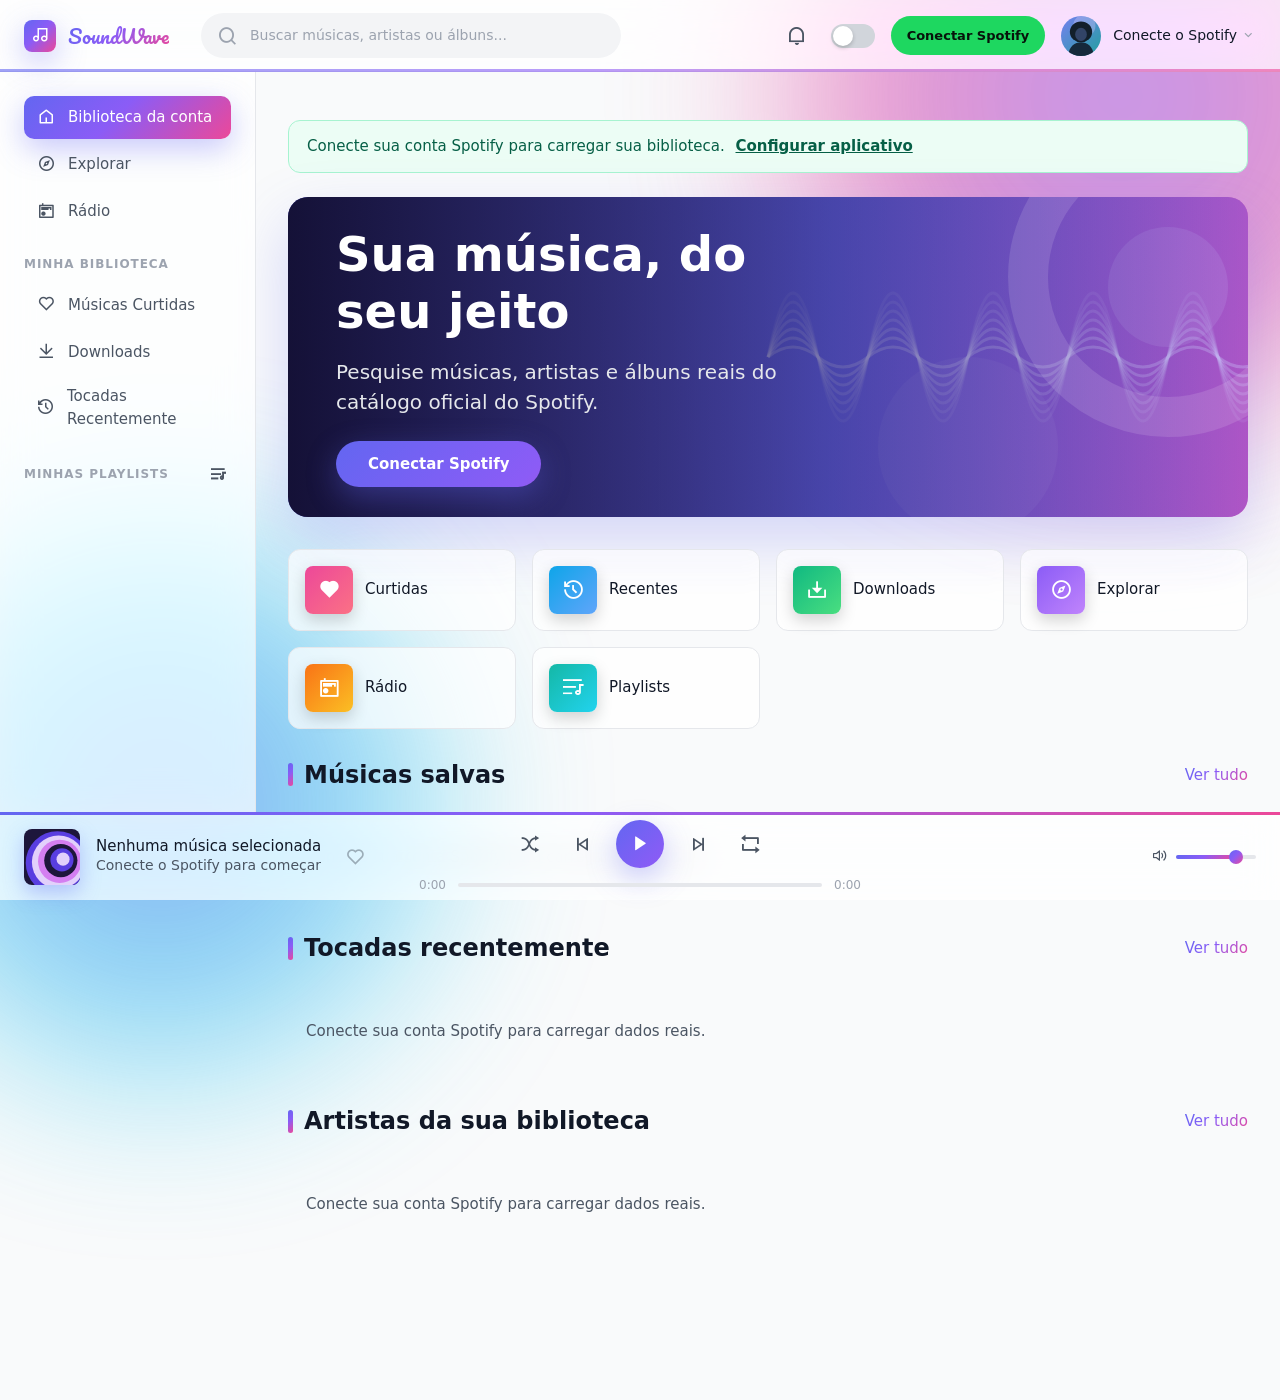
<file: SoundWave-Vercel/SoundWave-API/index.html>
<!DOCTYPE html>
<html lang="pt-BR">
<head>
  <meta charset="UTF-8">
  <meta name="viewport" content="width=device-width, initial-scale=1.0">
  <title>Biblioteca da conta · SoundWave</title>

  <link rel="preconnect" href="https://fonts.googleapis.com">
  <link rel="preconnect" href="https://fonts.gstatic.com" crossorigin>
  <link href="https://fonts.googleapis.com/css2?family=Pacifico&display=swap" rel="stylesheet" media="print" onload="this.media='all'">

  <link rel="stylesheet" href="css/icones/icones.css">
  <link rel="stylesheet" href="css/estilo.css">
  <script defer src="js/spotify/inicio.js"></script>
  <script defer src="js/spotify/auth.js"></script>
  <script defer src="js/spotify/api.js"></script>
  <script defer src="js/spotify/library.js"></script>
  <script defer src="js/spotify/search.js"></script>
  <script defer src="js/spotify/player.js"></script>
  <script defer src="js/spotify/navigation.js"></script>
  <script defer src="js/spotify/device-music.js"></script>
  <script defer src="js/spotify/public-playlists.js"></script>
  <script defer src="js/spotify/app.js"></script>
</head>
<body>

  <input class="estado" type="checkbox" id="tema-escuro" aria-label="Tema escuro">
  <input class="estado" type="checkbox" id="menu-aberto">
  <header class="barra-superior">
    <div class="barra-esquerda">
      <label class="botao-icone botao-menu" for="menu-aberto" aria-label="Abrir menu"><i class="ri-menu-line"></i></label>
      <a class="logo" href="index.html">
        <span class="logo-icone"><i class="ri-music-2-line"></i></span>
        <span class="logo-nome">SoundWave</span>
      </a>
      <form class="busca" action="explorar.html" method="get" role="search">
        <i class="ri-search-line"></i>
        <input type="search" name="q" placeholder="Buscar músicas, artistas ou álbuns..." aria-label="Buscar">
        <button type="submit">Buscar</button>
      </form>
    </div>
    <div class="barra-direita">
      <a class="botao-icone so-celular" href="explorar.html" aria-label="Buscar"><i class="ri-search-line"></i></a>
      <a class="botao-icone notificacoes" href="recentes.html" aria-label="Notificações"><i class="ri-notification-line"></i></a>
      <label class="interruptor" for="tema-escuro" title="Alternar tema escuro"></label>
      <a class="perfil" href="curtidas.html">
        <img src="img/avatar.svg" alt="Foto de perfil">
        <span class="perfil-nome">Conecte o Spotify <i class="ri-arrow-down-s-line"></i></span>
      </a>
    </div>
  </header>

  <label class="menu-fundo" for="menu-aberto" aria-label="Fechar menu"></label>

  <nav class="menu-lateral" aria-label="Menu principal">
    <div class="menu-grupo">
      <a class="menu-item" href="index.html" aria-current="page"><i class="ri-home-5-line"></i><span>Biblioteca da conta</span></a>
      <a class="menu-item" href="explorar.html"><i class="ri-compass-3-line"></i><span>Explorar</span></a>
      <a class="menu-item" href="radio.html"><i class="ri-radio-line"></i><span>Rádio</span></a>
    </div>
    <div class="menu-grupo">
      <h3 class="menu-titulo">Minha Biblioteca</h3>
      <a class="menu-item" href="curtidas.html"><i class="ri-heart-line"></i><span>Músicas Curtidas</span></a>
      <a class="menu-item" href="downloads.html"><i class="ri-download-line"></i><span>Downloads</span></a>
      <a class="menu-item" href="recentes.html"><i class="ri-history-line"></i><span>Tocadas Recentemente</span></a>
    </div>
    <div class="menu-grupo">
      <h3 class="menu-titulo">Minhas Playlists <a class="botao-icone" href="playlist.html" aria-label="Ver playlists"><i class="ri-play-list-line"></i></a></h3>
      <div data-spotify-playlists></div>
    </div>
  </nav>

  <main class="conteudo">

      <section class="destaque" style="background-image: url('img/hero.svg');">
        <div class="destaque-texto">
          
          <h1>Sua música, do seu jeito</h1>
          <p>Pesquise músicas, artistas e álbuns reais do catálogo oficial do Spotify.</p>
          <a class="botao-principal" href="explorar.html">Explorar músicas</a>
        </div>
      </section>

      <section class="secao">
        <div class="grade grade-6">
        <a class="acesso-rapido" href="curtidas.html"><span class="gradiente-rosa"><i class="ri-heart-fill"></i></span><span>Curtidas</span></a>
<a class="acesso-rapido" href="recentes.html"><span class="gradiente-azul"><i class="ri-history-line"></i></span><span>Recentes</span></a>
<a class="acesso-rapido" href="downloads.html"><span class="gradiente-verde"><i class="ri-download-2-line"></i></span><span>Downloads</span></a>
<a class="acesso-rapido" href="explorar.html"><span class="gradiente-roxo"><i class="ri-compass-3-line"></i></span><span>Explorar</span></a>
<a class="acesso-rapido" href="radio.html"><span class="gradiente-laranja"><i class="ri-radio-line"></i></span><span>Rádio</span></a>
<a class="acesso-rapido" href="playlist.html"><span class="gradiente-teal"><i class="ri-play-list-line"></i></span><span>Playlists</span></a>
        </div>
      </section>

      <section class="secao">
        <div class="secao-cabecalho">
          <h2>Músicas salvas</h2>
          <a class="ver-tudo" href="curtidas.html">Ver tudo</a>
        </div>
        <div class="grade grade-5" data-spotify-tracks></div>
      </section>
      <section class="secao">
        <div class="secao-cabecalho">
          <h2>Tocadas recentemente</h2>
          <a class="ver-tudo" href="recentes.html">Ver tudo</a>
        </div>
        <div class="grade grade-4" data-spotify-recent></div>
      </section>
      <section class="secao">
        <div class="secao-cabecalho">
          <h2>Artistas da sua biblioteca</h2>
          <a class="ver-tudo" href="explorar.html">Ver tudo</a>
        </div>
        <div class="grade grade-6 grade-artistas" data-spotify-artists></div>
      </section>

  </main>

  <footer class="player">
    <div class="player-musica">
      <img src="img/tocando-agora.svg" alt="Capa da música atual">
      <div>
        <h4>Nenhuma música selecionada</h4>
        <p>Conecte o Spotify para começar</p>
      </div>
      <button type="button" class="curtir botao-icone" data-current-favorite aria-label="Salvar música atual" disabled><i class="ri-heart-line"></i><i class="ri-heart-fill"></i></button>
    </div>
    <div class="player-centro">
      <div class="player-botoes">
        <label class="botao-icone" title="Aleatório"><input class="estado" type="checkbox"><i class="ri-shuffle-line"></i></label>
        <a class="botao-icone" href="#" aria-label="Anterior"><i class="ri-skip-back-line"></i></a>
        <button type="button" class="botao-tocar" aria-label="Tocar ou pausar"><i class="ri-pause-line"></i><i class="ri-play-fill"></i></button>
        <a class="botao-icone" href="#" aria-label="Próxima"><i class="ri-skip-forward-line"></i></a>
        <label class="botao-icone" title="Repetir"><input class="estado" type="checkbox"><i class="ri-repeat-line"></i></label>
      </div>
      <div class="player-progresso">
        <span>0:00</span>
        <div class="barra-progresso"><span></span></div>
        <span>0:00</span>
      </div>
    </div>
    <div class="player-direita">
      <a class="botao-icone extra" href="playlist.html" aria-label="Playlists"><i class="ri-play-list-line"></i></a>
      <button type="button" class="botao-icone extra" data-fullscreen aria-label="Tela cheia"><i class="ri-fullscreen-line"></i></button>
      <div class="volume" title="Volume: 75%"><i class="ri-volume-up-line"></i><div class="volume-barra"><span></span></div></div>
    </div>
  </footer>

<template data-page="index.html" data-title="Biblioteca da conta · SoundWave" data-active="index.html"><main class="conteudo">

      <section class="destaque" style="background-image: url('img/hero.svg');">
        <div class="destaque-texto">
          
          <h1>Sua música, do seu jeito</h1>
          <p>Pesquise músicas, artistas e álbuns reais do catálogo oficial do Spotify.</p>
          <a class="botao-principal" href="explorar.html">Explorar músicas</a>
        </div>
      </section>

      <section class="secao">
        <div class="grade grade-6">
        <a class="acesso-rapido" href="curtidas.html"><span class="gradiente-rosa"><i class="ri-heart-fill"></i></span><span>Curtidas</span></a>
<a class="acesso-rapido" href="recentes.html"><span class="gradiente-azul"><i class="ri-history-line"></i></span><span>Recentes</span></a>
<a class="acesso-rapido" href="downloads.html"><span class="gradiente-verde"><i class="ri-download-2-line"></i></span><span>Downloads</span></a>
<a class="acesso-rapido" href="explorar.html"><span class="gradiente-roxo"><i class="ri-compass-3-line"></i></span><span>Explorar</span></a>
<a class="acesso-rapido" href="radio.html"><span class="gradiente-laranja"><i class="ri-radio-line"></i></span><span>Rádio</span></a>
<a class="acesso-rapido" href="playlist.html"><span class="gradiente-teal"><i class="ri-play-list-line"></i></span><span>Playlists</span></a>
        </div>
      </section>

      <section class="secao">
        <div class="secao-cabecalho">
          <h2>Músicas salvas</h2>
          <a class="ver-tudo" href="curtidas.html">Ver tudo</a>
        </div>
        <div class="grade grade-5" data-spotify-tracks></div>
      </section>
      <section class="secao">
        <div class="secao-cabecalho">
          <h2>Tocadas recentemente</h2>
          <a class="ver-tudo" href="recentes.html">Ver tudo</a>
        </div>
        <div class="grade grade-4" data-spotify-recent></div>
      </section>
      <section class="secao">
        <div class="secao-cabecalho">
          <h2>Artistas da sua biblioteca</h2>
          <a class="ver-tudo" href="explorar.html">Ver tudo</a>
        </div>
        <div class="grade grade-6 grade-artistas" data-spotify-artists></div>
      </section>

  </main></template>
<template data-page="explorar.html" data-title="Explorar · SoundWave" data-active="explorar.html"><main class="conteudo">

      <div class="cabecalho-pagina">
        <div><h1 class="titulo-pagina">Explorar</h1><p class="subtitulo-pagina">Encontre músicas, artistas e álbuns no Spotify.</p></div>
        <form class="busca busca-mobile" action="explorar.html" method="get" role="search">
          <label><input type="search" name="q" placeholder="Buscar no Spotify" aria-label="Buscar no Spotify" required></label>
          <button type="submit">Buscar</button>
        </form>
      </div>
      <section class="secao">
        <div class="secao-cabecalho">
          <h2>Estilos musicais</h2>
          
        </div>
        <div class="grade grade-5" data-spotify-genres>
        <a class="genero gradiente-rosa" href="explorar.html?genre=pop" data-genre="pop">Pop</a>
<a class="genero gradiente-vermelho" href="explorar.html?genre=rock" data-genre="rock">Rock</a>
<a class="genero gradiente-lima" href="explorar.html?genre=mpb" data-genre="mpb">MPB</a>
<a class="genero gradiente-roxo" href="explorar.html?genre=electronic" data-genre="electronic">Eletrônica</a>
<a class="genero gradiente-cinza" href="explorar.html?genre=hip-hop" data-genre="hip-hop">Hip-Hop</a>
<a class="genero gradiente-amarelo" href="explorar.html?genre=jazz" data-genre="jazz">Jazz</a>
<a class="genero gradiente-laranja" href="explorar.html?genre=sertanejo" data-genre="sertanejo">Sertanejo</a>
<a class="genero gradiente-fucsia" href="explorar.html?genre=funk" data-genre="funk">Funk</a>
<a class="genero gradiente-azul" href="explorar.html?genre=indie" data-genre="indie">Indie</a>
<a class="genero gradiente-teal" href="explorar.html?genre=forro" data-genre="forro">Forró</a>
          <a class="genero gradiente-rosa" href="explorar.html?genre=pagode" data-genre="pagode">Pagode</a>
          <a class="genero gradiente-lima" href="explorar.html?genre=samba" data-genre="samba">Samba</a>
          <a class="genero gradiente-fucsia" href="explorar.html?genre=funk%20carioca" data-genre="funk carioca">Funk brasileiro</a>
          <a class="genero gradiente-roxo" href="explorar.html?genre=trap" data-genre="trap">Trap</a>
          <a class="genero gradiente-teal" href="explorar.html?genre=reggae" data-genre="reggae">Reggae</a>
          <a class="genero gradiente-cinza" href="explorar.html?genre=metal" data-genre="metal">Metal</a>
          <a class="genero gradiente-azul" href="explorar.html?genre=blues" data-genre="blues">Blues</a>
          <a class="genero gradiente-laranja" href="explorar.html?genre=gospel" data-genre="gospel">Gospel</a>
        </div>
      </section>
      <section class="secao">
        <div class="secao-cabecalho">
          <h2>Faixas encontradas</h2>
          
        </div>
        <div class="grade catalogo-compacto" data-spotify-search-tracks></div>
        <button type="button" class="spotify-load-more" data-spotify-search-more hidden>Carregar mais resultados</button>
      </section>
      <section class="secao">
        <div class="secao-cabecalho">
          <h2>Artistas encontrados</h2>
          
        </div>
        <div class="grade grade-6 grade-artistas" data-spotify-search-artists></div>
      </section>

      <section class="secao">
        <div class="secao-cabecalho"><h2>Álbuns</h2></div>
        <div class="grade catalogo-compacto" data-spotify-search-albums></div>
      </section>  </main></template>
<template data-page="artista.html" data-title="Artista · SoundWave" data-active=""><main class="conteudo">

      <section class="destaque" data-spotify-artist-hero style="background-image: url('img/lua-caicara.svg');">
        <div class="destaque-texto">
          <p class="destaque-tipo">Spotify</p>
          <h1>Artista Spotify</h1>
          <p>Pesquise e abra um artista do catálogo Spotify.</p>
          <a class="botao-principal" href="explorar.html">Pesquisar artista</a>
        </div>
      </section>
      <section class="secao"><div class="secao-cabecalho"><h2>Faixas deste artista</h2></div><ol class="lista-musicas" data-spotify-artist-tracks></ol></section>
      <section class="secao">
        <div class="secao-cabecalho">
          <h2>Discografia</h2>
          
        </div>
        <div class="grade grade-5" data-spotify-artist-albums></div>
      </section>

  </main></template>
<template data-page="curtidas.html" data-title="Músicas Curtidas · SoundWave" data-active="curtidas.html"><main class="conteudo">

      <section class="destaque" style="background-image: url('img/minhas-favoritas.svg');">
        <div class="destaque-texto">
          <p class="destaque-tipo">Playlist</p>
          <h1>Músicas Curtidas</h1>
          <p>Suas músicas salvas no Spotify.</p>
          <a class="botao-principal" href="#">Tocar tudo</a>
        </div>
      </section>
      <section class="secao"><ol class="lista-musicas" data-spotify-favorites></ol></section>
      <section class="secao"><div class="secao-cabecalho"><h2>Álbuns salvos</h2></div><div class="grade grade-5" data-spotify-saved-albums></div></section>

  </main></template>
<template data-page="playlist.html" data-title="Playlists · SoundWave" data-active=""><main class="conteudo">

      <section class="destaque" style="background-image: url('img/minhas-favoritas.svg');">
        <div class="destaque-texto">
          <p class="destaque-tipo">Playlist</p>
          <h1>Suas playlists</h1>
          <p>Encontre playlists no Spotify ou abra uma da sua biblioteca.</p>
          <a class="botao-principal" href="#" hidden>Tocar</a>
        </div>
      </section>
      <section class="secao" data-public-discovery>
        <div class="secao-cabecalho"><h2>Playlists públicas do Spotify</h2></div>
        <form class="busca-playlist-publica">
          <label for="nome-playlist">Nome ou link da playlist</label>
          <div><input id="nome-playlist" name="playlist" type="text" placeholder="Ex.: sertanejo ou https://open.spotify.com/playlist/…" required>
          <button type="submit" class="botao-principal">Buscar ou abrir</button></div>
        </form>
        <div class="atalhos-playlists">
          <a href="playlist.html?publica=37i9dQZEVXbMXbN3EUUhlg">Top 50 Brasil</a>
          <a href="playlist.html?publica=37i9dQZEVXbMDoHDwVN2tF">Top 50 Global</a>
        </div>
        <p role="status"></p>
        <div data-preview></div>
        <div class="grade catalogo-compacto" data-results></div>
        <button class="spotify-load-more" type="button" data-more hidden>Carregar mais playlists</button>
      </section>
      <section class="secao" data-playlist-embed hidden></section>
      <section class="secao"><div class="secao-cabecalho" data-account-playlists-heading hidden><h2>Playlists da sua conta</h2></div>
      <div class="grade grade-5" data-spotify-playlists-page></div>
      <ol class="lista-musicas" data-spotify-playlist-items></ol></section>

  </main></template>
<template data-page="recentes.html" data-title="Tocadas Recentemente · SoundWave" data-active="recentes.html"><main class="conteudo">

      <div class="cabecalho-pagina">
        <div><h1 class="titulo-pagina">Tocadas recentemente</h1><p class="subtitulo-pagina">Histórico de reprodução da sua conta Spotify.</p></div>
      </div>
      <section class="secao">
        <div class="secao-cabecalho">
          <h2>Faixas recentes</h2>
          
        </div>
        <div class="grade grade-4" data-spotify-recent></div>
      </section>
      <section class="secao"><div class="secao-cabecalho"><h2>Músicas tocadas</h2></div><ol class="lista-musicas" data-spotify-recent-tracks></ol></section>

  </main></template>
<template data-page="downloads.html" data-title="Downloads · SoundWave" data-active="downloads.html"><main class="conteudo">

      <div class="cabecalho-pagina">
        <div><h1 class="titulo-pagina">Downloads</h1><p class="subtitulo-pagina">Guarde e toque músicas do seu computador ou celular neste navegador.</p></div>
      </div>
      <section class="secao" data-device-library>
        <label for="arquivos-audio"><strong>Importar músicas do dispositivo</strong></label>
        <input id="arquivos-audio" type="file" multiple accept="audio/*,.mp3,.m4a,.aac,.wav,.flac,.ogg,.opus,.weba,.aif,.aiff">
        <p class="subtitulo-pagina">Os arquivos ficam neste aparelho. Limpar os dados do site apaga as cópias importadas.</p>
        <p role="status"></p>
        <h2>Músicas neste dispositivo</h2>
        <ul class="arquivos-locais"></ul>
      </section>
  </main></template>
<template data-page="radio.html" data-title="Rádio · SoundWave" data-active="radio.html"><main class="conteudo">

      <section class="destaque" style="background-image: url('img/radio-eletronica.svg');">
        <div class="destaque-texto">
          <p class="destaque-tipo">Spotify</p>
          <h1>Rádio por estilo</h1>
          <p>Pesquise faixas reais do catálogo Spotify por estilo musical.</p>
          
        </div>
      </section>
      <section class="secao">
        <div class="secao-cabecalho">
          <h2>Atalhos de estilo</h2>
          
        </div>
        <div class="grade grade-3" data-spotify-radio>
        <a class="estacao" href="explorar.html?genre=mpb" data-genre="mpb">
          <img src="img/radio-mpb.svg" alt="">
          <span class="estacao-texto"><span class="ao-vivo">Pesquisar</span><h3>Estilo MPB</h3><p>Pesquise faixas de MPB no Spotify</p></span>
          <span class="estacao-play"><i class="ri-play-fill"></i></span>
        </a>
<a class="estacao" href="explorar.html?genre=rock" data-genre="rock">
          <img src="img/radio-rock.svg" alt="">
          <span class="estacao-texto"><span class="ao-vivo">Pesquisar</span><h3>Estilo Rock</h3><p>Pesquise faixas de rock no Spotify</p></span>
          <span class="estacao-play"><i class="ri-play-fill"></i></span>
        </a>
<a class="estacao" href="explorar.html?genre=electronic" data-genre="electronic">
          <img src="img/radio-eletronica.svg" alt="">
          <span class="estacao-texto"><span class="ao-vivo">Pesquisar</span><h3>Estilo Eletrônica</h3><p>Pesquise faixas eletrônicas no Spotify</p></span>
          <span class="estacao-play"><i class="ri-play-fill"></i></span>
        </a>
<a class="estacao" href="explorar.html?genre=jazz" data-genre="jazz">
          <img src="img/radio-jazz.svg" alt="">
          <span class="estacao-texto"><span class="ao-vivo">Pesquisar</span><h3>Estilo Jazz</h3><p>Pesquise faixas de jazz no Spotify</p></span>
          <span class="estacao-play"><i class="ri-play-fill"></i></span>
        </a>
<a class="estacao" href="explorar.html?genre=sertanejo" data-genre="sertanejo">
          <img src="img/radio-sertanejo.svg" alt="">
          <span class="estacao-texto"><span class="ao-vivo">Pesquisar</span><h3>Estilo Sertanejo</h3><p>Pesquise faixas sertanejas no Spotify</p></span>
          <span class="estacao-play"><i class="ri-play-fill"></i></span>
        </a>
<a class="estacao" href="explorar.html?genre=funk" data-genre="funk">
          <img src="img/radio-funk.svg" alt="">
          <span class="estacao-texto"><span class="ao-vivo">Pesquisar</span><h3>Estilo Funk</h3><p>Pesquise faixas de funk no Spotify</p></span>
          <span class="estacao-play"><i class="ri-play-fill"></i></span>
        </a>
        </div>
      </section>

      <section class="secao">
        <div class="secao-cabecalho"><h2>Faixas encontradas</h2></div>
        <div class="grade grade-5" data-spotify-radio-results></div>
      </section>  </main></template>
</body>
</html>
</file>
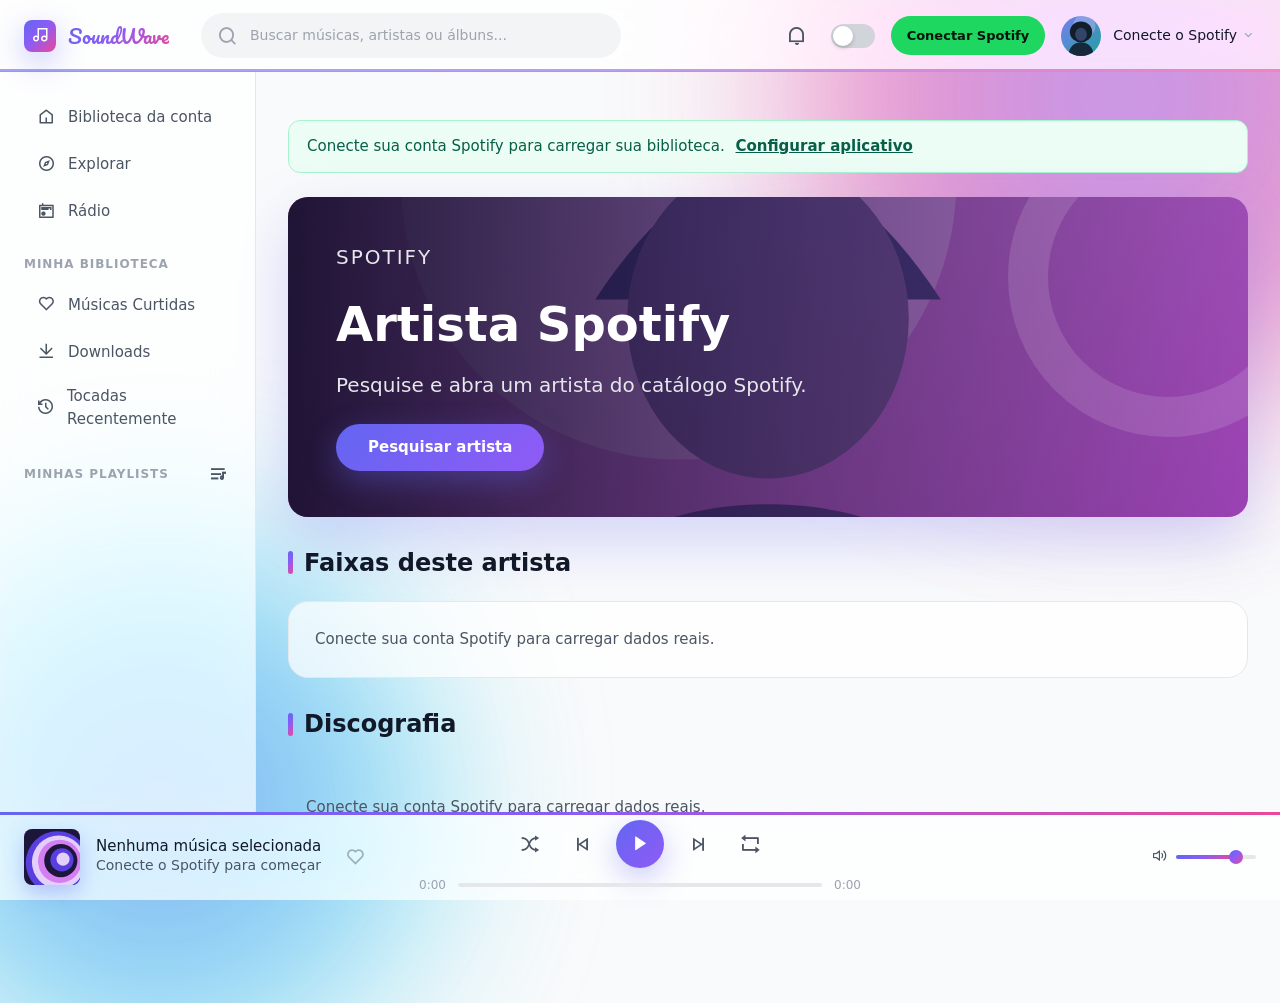
<file: SoundWave-Vercel/SoundWave-API/artista.html>
<!DOCTYPE html>
<html lang="pt-BR">
<head>
  <meta charset="UTF-8">
  <meta name="viewport" content="width=device-width, initial-scale=1.0">
  <title>Artista · SoundWave</title>

  <link rel="preconnect" href="https://fonts.googleapis.com">
  <link rel="preconnect" href="https://fonts.gstatic.com" crossorigin>
  <link href="https://fonts.googleapis.com/css2?family=Pacifico&display=swap" rel="stylesheet" media="print" onload="this.media='all'">

  <link rel="stylesheet" href="css/icones/icones.css">
  <link rel="stylesheet" href="css/estilo.css">
  <script defer src="js/spotify/inicio.js"></script>
  <script defer src="js/spotify/auth.js"></script>
  <script defer src="js/spotify/api.js"></script>
  <script defer src="js/spotify/library.js"></script>
  <script defer src="js/spotify/search.js"></script>
  <script defer src="js/spotify/player.js"></script>
  <script defer src="js/spotify/navigation.js"></script>
  <script defer src="js/spotify/device-music.js"></script>
  <script defer src="js/spotify/public-playlists.js"></script>
  <script defer src="js/spotify/app.js"></script>
</head>
<body>

  <input class="estado" type="checkbox" id="tema-escuro" aria-label="Tema escuro">
  <input class="estado" type="checkbox" id="menu-aberto">
  <header class="barra-superior">
    <div class="barra-esquerda">
      <label class="botao-icone botao-menu" for="menu-aberto" aria-label="Abrir menu"><i class="ri-menu-line"></i></label>
      <a class="logo" href="index.html">
        <span class="logo-icone"><i class="ri-music-2-line"></i></span>
        <span class="logo-nome">SoundWave</span>
      </a>
      <form class="busca" action="explorar.html" method="get" role="search">
        <i class="ri-search-line"></i>
        <input type="search" name="q" placeholder="Buscar músicas, artistas ou álbuns..." aria-label="Buscar">
        <button type="submit">Buscar</button>
      </form>
    </div>
    <div class="barra-direita">
      <a class="botao-icone so-celular" href="explorar.html" aria-label="Buscar"><i class="ri-search-line"></i></a>
      <a class="botao-icone notificacoes" href="recentes.html" aria-label="Notificações"><i class="ri-notification-line"></i></a>
      <label class="interruptor" for="tema-escuro" title="Alternar tema escuro"></label>
      <a class="perfil" href="curtidas.html">
        <img src="img/avatar.svg" alt="Foto de perfil">
        <span class="perfil-nome">Conecte o Spotify <i class="ri-arrow-down-s-line"></i></span>
      </a>
    </div>
  </header>

  <label class="menu-fundo" for="menu-aberto" aria-label="Fechar menu"></label>

  <nav class="menu-lateral" aria-label="Menu principal">
    <div class="menu-grupo">
      <a class="menu-item" href="index.html"><i class="ri-home-5-line"></i><span>Biblioteca da conta</span></a>
      <a class="menu-item" href="explorar.html"><i class="ri-compass-3-line"></i><span>Explorar</span></a>
      <a class="menu-item" href="radio.html"><i class="ri-radio-line"></i><span>Rádio</span></a>
    </div>
    <div class="menu-grupo">
      <h3 class="menu-titulo">Minha Biblioteca</h3>
      <a class="menu-item" href="curtidas.html"><i class="ri-heart-line"></i><span>Músicas Curtidas</span></a>
      <a class="menu-item" href="downloads.html"><i class="ri-download-line"></i><span>Downloads</span></a>
      <a class="menu-item" href="recentes.html"><i class="ri-history-line"></i><span>Tocadas Recentemente</span></a>
    </div>
    <div class="menu-grupo">
      <h3 class="menu-titulo">Minhas Playlists <a class="botao-icone" href="playlist.html" aria-label="Ver playlists"><i class="ri-play-list-line"></i></a></h3>
      <div data-spotify-playlists></div>
    </div>
  </nav>

  <main class="conteudo">

      <section class="destaque" data-spotify-artist-hero style="background-image: url('img/lua-caicara.svg');">
        <div class="destaque-texto">
          <p class="destaque-tipo">Spotify</p>
          <h1>Artista Spotify</h1>
          <p>Pesquise e abra um artista do catálogo Spotify.</p>
          <a class="botao-principal" href="explorar.html">Pesquisar artista</a>
        </div>
      </section>
      <section class="secao"><div class="secao-cabecalho"><h2>Faixas deste artista</h2></div><ol class="lista-musicas" data-spotify-artist-tracks></ol></section>
      <section class="secao">
        <div class="secao-cabecalho">
          <h2>Discografia</h2>
          
        </div>
        <div class="grade grade-5" data-spotify-artist-albums></div>
      </section>

  </main>

  <footer class="player">
    <div class="player-musica">
      <img src="img/tocando-agora.svg" alt="Capa da música atual">
      <div>
        <h4>Nenhuma música selecionada</h4>
        <p>Conecte o Spotify para começar</p>
      </div>
      <button type="button" class="curtir botao-icone" data-current-favorite aria-label="Salvar música atual" disabled><i class="ri-heart-line"></i><i class="ri-heart-fill"></i></button>
    </div>
    <div class="player-centro">
      <div class="player-botoes">
        <label class="botao-icone" title="Aleatório"><input class="estado" type="checkbox"><i class="ri-shuffle-line"></i></label>
        <a class="botao-icone" href="#" aria-label="Anterior"><i class="ri-skip-back-line"></i></a>
        <button type="button" class="botao-tocar" aria-label="Tocar ou pausar"><i class="ri-pause-line"></i><i class="ri-play-fill"></i></button>
        <a class="botao-icone" href="#" aria-label="Próxima"><i class="ri-skip-forward-line"></i></a>
        <label class="botao-icone" title="Repetir"><input class="estado" type="checkbox"><i class="ri-repeat-line"></i></label>
      </div>
      <div class="player-progresso">
        <span>0:00</span>
        <div class="barra-progresso"><span></span></div>
        <span>0:00</span>
      </div>
    </div>
    <div class="player-direita">
      <a class="botao-icone extra" href="playlist.html" aria-label="Playlists"><i class="ri-play-list-line"></i></a>
      <button type="button" class="botao-icone extra" data-fullscreen aria-label="Tela cheia"><i class="ri-fullscreen-line"></i></button>
      <div class="volume" title="Volume: 75%"><i class="ri-volume-up-line"></i><div class="volume-barra"><span></span></div></div>
    </div>
  </footer>

</body>
</html>
</file>
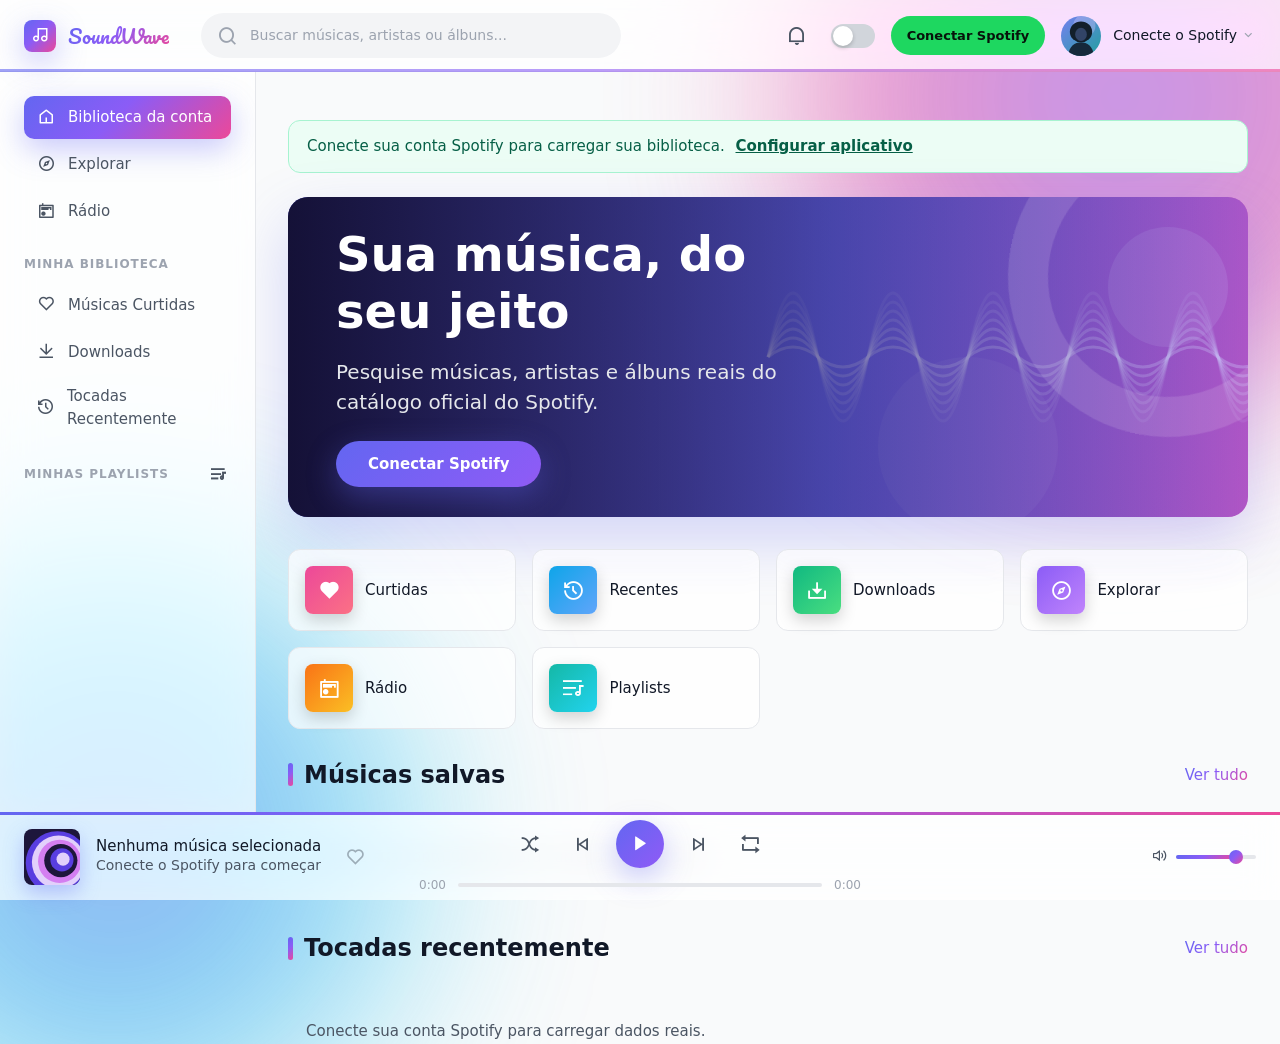
<file: SoundWave-Vercel/SoundWave-API/biblioteca.html>
<!doctype html>
<html lang="pt-BR">
<head>
  <meta charset="utf-8">
  <meta name="viewport" content="width=device-width, initial-scale=1">
  <meta http-equiv="refresh" content="0;url=index.html">
  <title>Biblioteca da conta · SoundWave</title>
</head>
<body><a href="index.html">Abrir a biblioteca da conta</a></body>
</html>
</file>
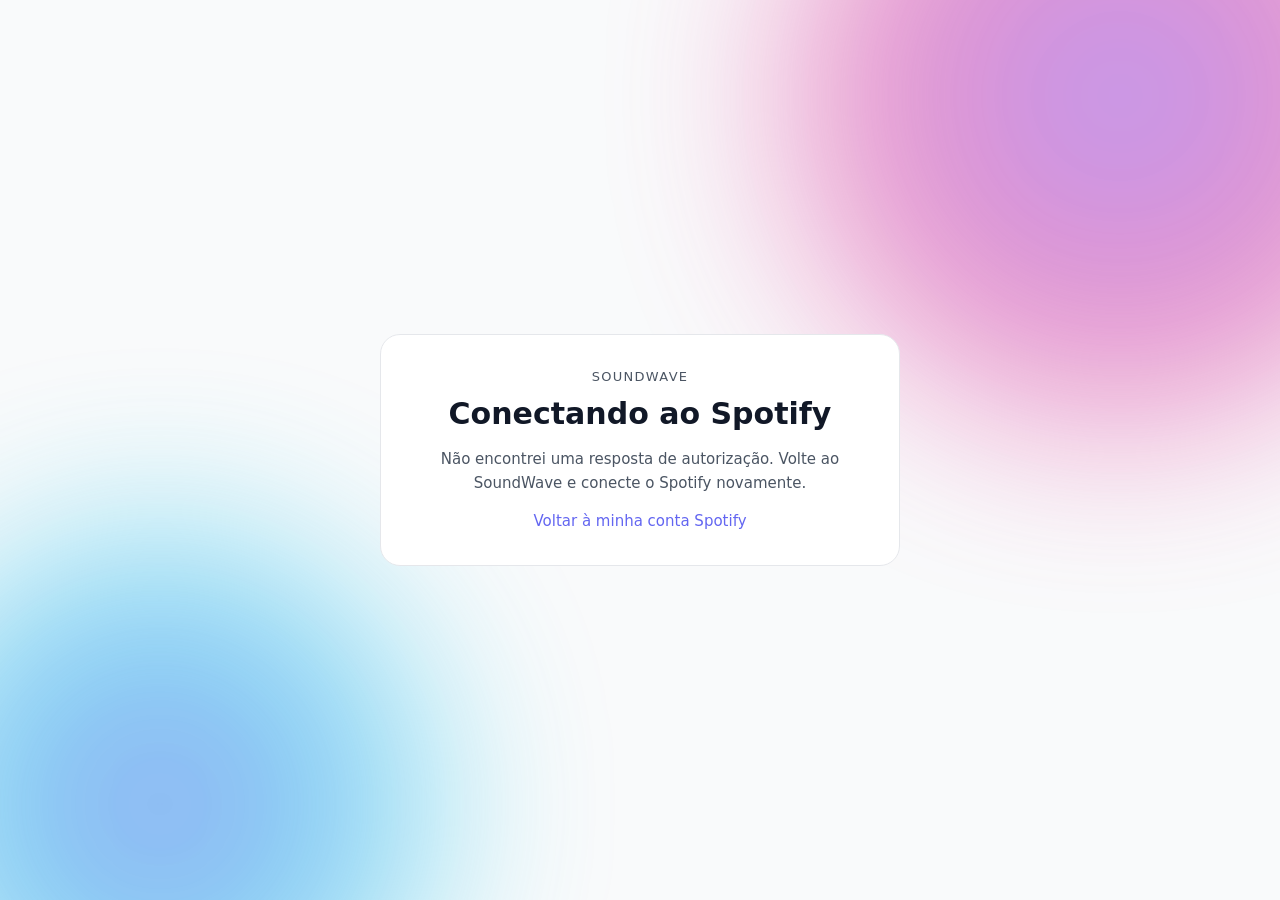
<file: SoundWave-Vercel/SoundWave-API/callback.html>
<!DOCTYPE html>
<html lang="pt-BR">
<head>
  <meta charset="UTF-8">
  <meta name="viewport" content="width=device-width, initial-scale=1.0">
  <meta name="theme-color" content="#101323">
  <title>Conectando ao Spotify · SoundWave</title>
  <link rel="stylesheet" href="css/icones/icones.css">
  <link rel="stylesheet" href="css/estilo.css">
  <style>
    body { display: grid; min-height: 100vh; place-items: center; padding: 24px; background: var(--fundo-pagina); color: var(--texto); }
    .callback-card { width: min(520px, 100%); padding: 32px; border: 1px solid var(--borda); border-radius: 20px; background: var(--fundo-cartao); text-align: center; }
    .callback-card h1 { margin: 0 0 12px; }
    .callback-card p { color: var(--texto-secundario); line-height: 1.6; }
    .callback-card a { color: var(--cor-principal); }
  </style>
  <script defer src="js/spotify/inicio.js"></script>
  <script defer src="js/spotify/auth.js"></script>
  <script defer src="js/spotify/callback.js"></script>
</head>
<body>
  <input type="checkbox" id="tema-escuro" hidden>
  <main class="callback-card">
    <p class="destaque-tipo">SOUNDWAVE</p>
    <h1>Conectando ao Spotify</h1>
    <p data-callback-message role="status" aria-live="polite">Aguarde enquanto validamos sua autorização…</p>
    <a data-callback-retry href="index.html">Voltar à minha conta Spotify</a>
  </main>

</body>
</html>
</file>
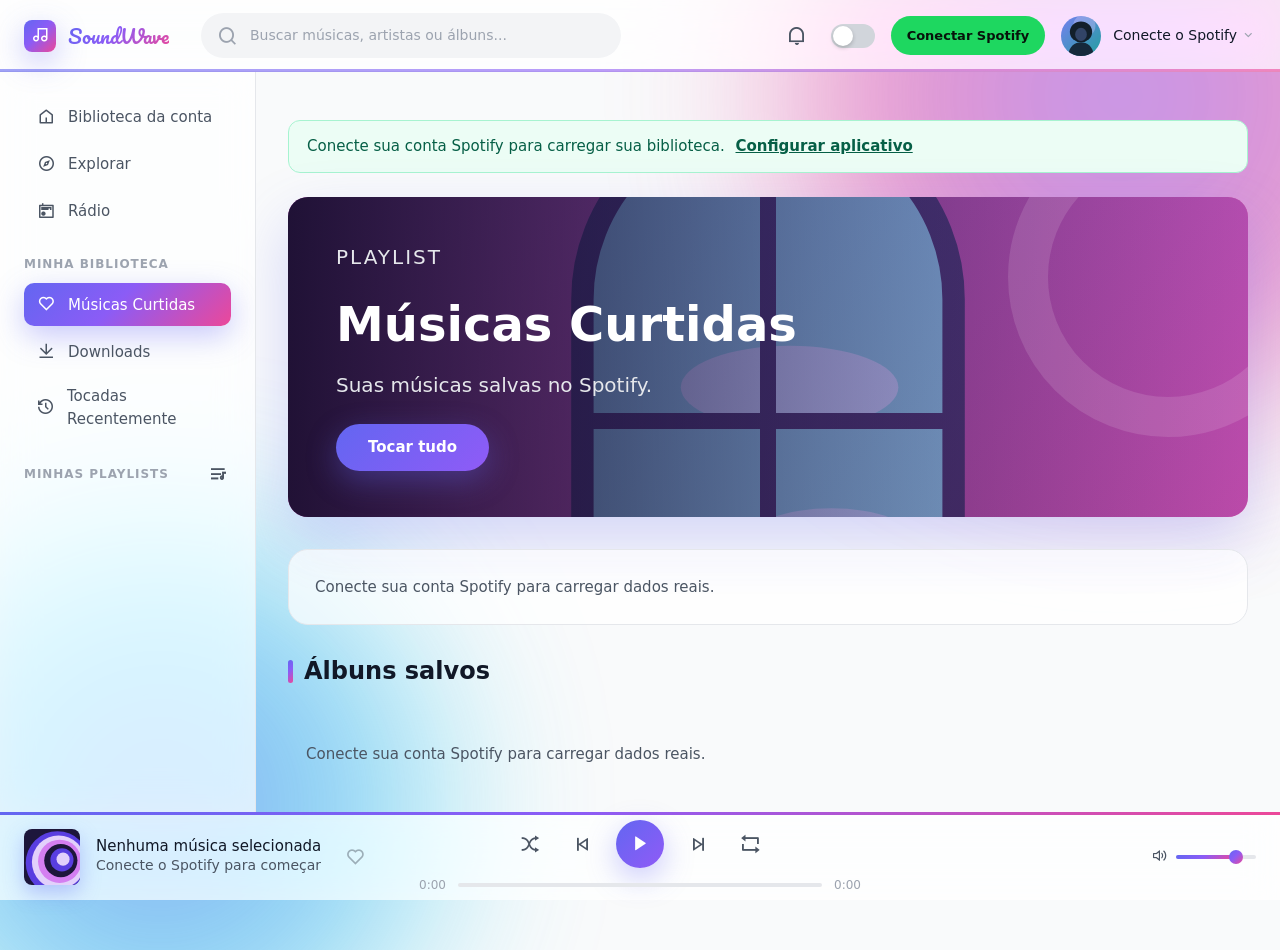
<file: SoundWave-Vercel/SoundWave-API/curtidas.html>
<!DOCTYPE html>
<html lang="pt-BR">
<head>
  <meta charset="UTF-8">
  <meta name="viewport" content="width=device-width, initial-scale=1.0">
  <title>Músicas Curtidas · SoundWave</title>

  <link rel="preconnect" href="https://fonts.googleapis.com">
  <link rel="preconnect" href="https://fonts.gstatic.com" crossorigin>
  <link href="https://fonts.googleapis.com/css2?family=Pacifico&display=swap" rel="stylesheet" media="print" onload="this.media='all'">

  <link rel="stylesheet" href="css/icones/icones.css">
  <link rel="stylesheet" href="css/estilo.css">
  <script defer src="js/spotify/inicio.js"></script>
  <script defer src="js/spotify/auth.js"></script>
  <script defer src="js/spotify/api.js"></script>
  <script defer src="js/spotify/library.js"></script>
  <script defer src="js/spotify/search.js"></script>
  <script defer src="js/spotify/player.js"></script>
  <script defer src="js/spotify/navigation.js"></script>
  <script defer src="js/spotify/device-music.js"></script>
  <script defer src="js/spotify/public-playlists.js"></script>
  <script defer src="js/spotify/app.js"></script>
</head>
<body>

  <input class="estado" type="checkbox" id="tema-escuro" aria-label="Tema escuro">
  <input class="estado" type="checkbox" id="menu-aberto">
  <header class="barra-superior">
    <div class="barra-esquerda">
      <label class="botao-icone botao-menu" for="menu-aberto" aria-label="Abrir menu"><i class="ri-menu-line"></i></label>
      <a class="logo" href="index.html">
        <span class="logo-icone"><i class="ri-music-2-line"></i></span>
        <span class="logo-nome">SoundWave</span>
      </a>
      <form class="busca" action="explorar.html" method="get" role="search">
        <i class="ri-search-line"></i>
        <input type="search" name="q" placeholder="Buscar músicas, artistas ou álbuns..." aria-label="Buscar">
        <button type="submit">Buscar</button>
      </form>
    </div>
    <div class="barra-direita">
      <a class="botao-icone so-celular" href="explorar.html" aria-label="Buscar"><i class="ri-search-line"></i></a>
      <a class="botao-icone notificacoes" href="recentes.html" aria-label="Notificações"><i class="ri-notification-line"></i></a>
      <label class="interruptor" for="tema-escuro" title="Alternar tema escuro"></label>
      <a class="perfil" href="curtidas.html">
        <img src="img/avatar.svg" alt="Foto de perfil">
        <span class="perfil-nome">Conecte o Spotify <i class="ri-arrow-down-s-line"></i></span>
      </a>
    </div>
  </header>

  <label class="menu-fundo" for="menu-aberto" aria-label="Fechar menu"></label>

  <nav class="menu-lateral" aria-label="Menu principal">
    <div class="menu-grupo">
      <a class="menu-item" href="index.html"><i class="ri-home-5-line"></i><span>Biblioteca da conta</span></a>
      <a class="menu-item" href="explorar.html"><i class="ri-compass-3-line"></i><span>Explorar</span></a>
      <a class="menu-item" href="radio.html"><i class="ri-radio-line"></i><span>Rádio</span></a>
    </div>
    <div class="menu-grupo">
      <h3 class="menu-titulo">Minha Biblioteca</h3>
      <a class="menu-item" href="curtidas.html" aria-current="page"><i class="ri-heart-line"></i><span>Músicas Curtidas</span></a>
      <a class="menu-item" href="downloads.html"><i class="ri-download-line"></i><span>Downloads</span></a>
      <a class="menu-item" href="recentes.html"><i class="ri-history-line"></i><span>Tocadas Recentemente</span></a>
    </div>
    <div class="menu-grupo">
      <h3 class="menu-titulo">Minhas Playlists <a class="botao-icone" href="playlist.html" aria-label="Ver playlists"><i class="ri-play-list-line"></i></a></h3>
      <div data-spotify-playlists></div>
    </div>
  </nav>

  <main class="conteudo">

      <section class="destaque" style="background-image: url('img/minhas-favoritas.svg');">
        <div class="destaque-texto">
          <p class="destaque-tipo">Playlist</p>
          <h1>Músicas Curtidas</h1>
          <p>Suas músicas salvas no Spotify.</p>
          <a class="botao-principal" href="#">Tocar tudo</a>
        </div>
      </section>
      <section class="secao"><ol class="lista-musicas" data-spotify-favorites></ol></section>
      <section class="secao"><div class="secao-cabecalho"><h2>Álbuns salvos</h2></div><div class="grade grade-5" data-spotify-saved-albums></div></section>

  </main>

  <footer class="player">
    <div class="player-musica">
      <img src="img/tocando-agora.svg" alt="Capa da música atual">
      <div>
        <h4>Nenhuma música selecionada</h4>
        <p>Conecte o Spotify para começar</p>
      </div>
      <button type="button" class="curtir botao-icone" data-current-favorite aria-label="Salvar música atual" disabled><i class="ri-heart-line"></i><i class="ri-heart-fill"></i></button>
    </div>
    <div class="player-centro">
      <div class="player-botoes">
        <label class="botao-icone" title="Aleatório"><input class="estado" type="checkbox"><i class="ri-shuffle-line"></i></label>
        <a class="botao-icone" href="#" aria-label="Anterior"><i class="ri-skip-back-line"></i></a>
        <button type="button" class="botao-tocar" aria-label="Tocar ou pausar"><i class="ri-pause-line"></i><i class="ri-play-fill"></i></button>
        <a class="botao-icone" href="#" aria-label="Próxima"><i class="ri-skip-forward-line"></i></a>
        <label class="botao-icone" title="Repetir"><input class="estado" type="checkbox"><i class="ri-repeat-line"></i></label>
      </div>
      <div class="player-progresso">
        <span>0:00</span>
        <div class="barra-progresso"><span></span></div>
        <span>0:00</span>
      </div>
    </div>
    <div class="player-direita">
      <a class="botao-icone extra" href="playlist.html" aria-label="Playlists"><i class="ri-play-list-line"></i></a>
      <button type="button" class="botao-icone extra" data-fullscreen aria-label="Tela cheia"><i class="ri-fullscreen-line"></i></button>
      <div class="volume" title="Volume: 75%"><i class="ri-volume-up-line"></i><div class="volume-barra"><span></span></div></div>
    </div>
  </footer>

</body>
</html>
</file>
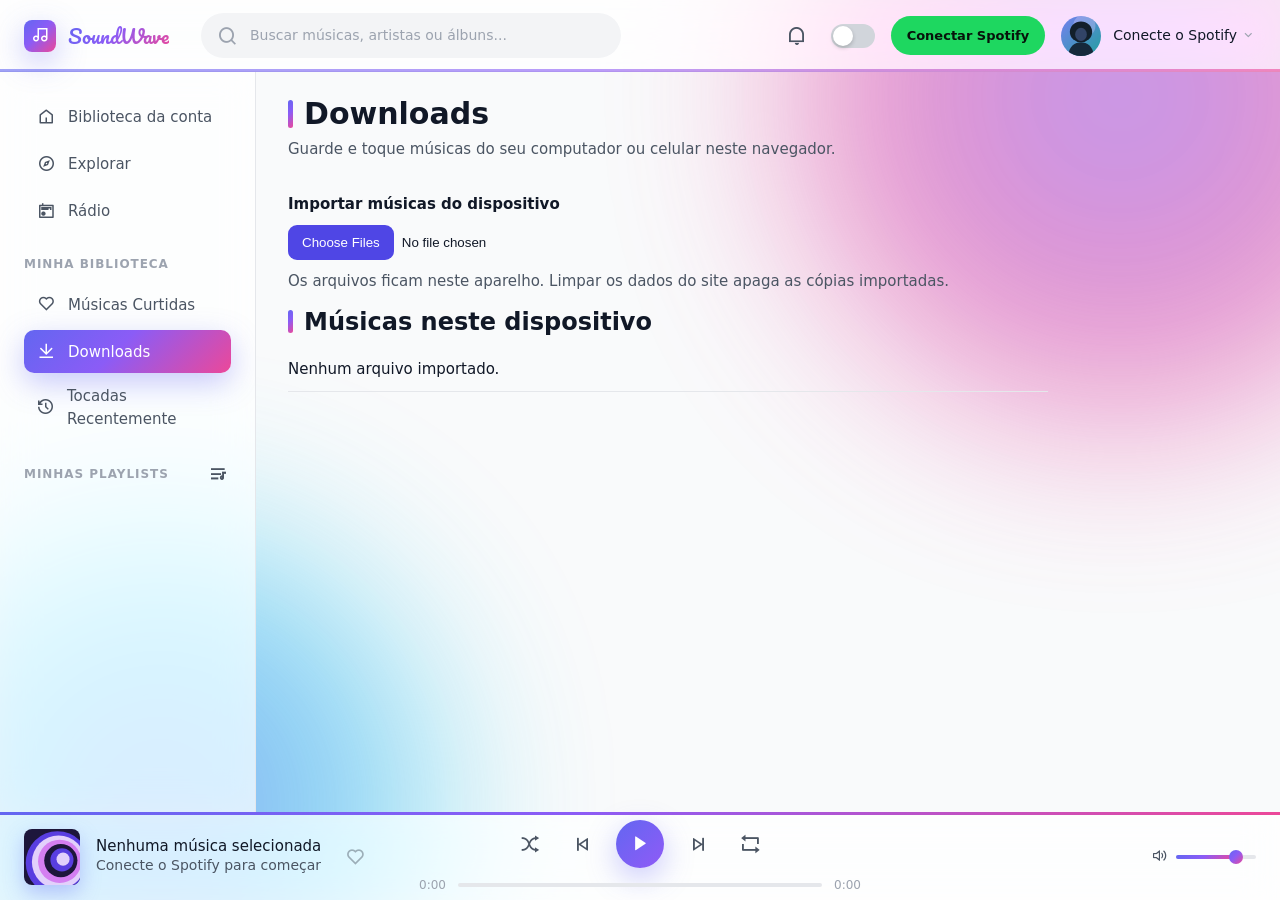
<file: SoundWave-Vercel/SoundWave-API/downloads.html>
<!DOCTYPE html>
<html lang="pt-BR">
<head>
  <meta charset="UTF-8">
  <meta name="viewport" content="width=device-width, initial-scale=1.0">
  <title>Downloads · SoundWave</title>

  <link rel="preconnect" href="https://fonts.googleapis.com">
  <link rel="preconnect" href="https://fonts.gstatic.com" crossorigin>
  <link href="https://fonts.googleapis.com/css2?family=Pacifico&display=swap" rel="stylesheet" media="print" onload="this.media='all'">

  <link rel="stylesheet" href="css/icones/icones.css">
  <link rel="stylesheet" href="css/estilo.css">
  <script defer src="js/spotify/inicio.js"></script>
  <script defer src="js/spotify/auth.js"></script>
  <script defer src="js/spotify/api.js"></script>
  <script defer src="js/spotify/library.js"></script>
  <script defer src="js/spotify/search.js"></script>
  <script defer src="js/spotify/player.js"></script>
  <script defer src="js/spotify/navigation.js"></script>
  <script defer src="js/spotify/device-music.js"></script>
  <script defer src="js/spotify/public-playlists.js"></script>
  <script defer src="js/spotify/app.js"></script>
</head>
<body>

  <input class="estado" type="checkbox" id="tema-escuro" aria-label="Tema escuro">
  <input class="estado" type="checkbox" id="menu-aberto">
  <header class="barra-superior">
    <div class="barra-esquerda">
      <label class="botao-icone botao-menu" for="menu-aberto" aria-label="Abrir menu"><i class="ri-menu-line"></i></label>
      <a class="logo" href="index.html">
        <span class="logo-icone"><i class="ri-music-2-line"></i></span>
        <span class="logo-nome">SoundWave</span>
      </a>
      <form class="busca" action="explorar.html" method="get" role="search">
        <i class="ri-search-line"></i>
        <input type="search" name="q" placeholder="Buscar músicas, artistas ou álbuns..." aria-label="Buscar">
        <button type="submit">Buscar</button>
      </form>
    </div>
    <div class="barra-direita">
      <a class="botao-icone so-celular" href="explorar.html" aria-label="Buscar"><i class="ri-search-line"></i></a>
      <a class="botao-icone notificacoes" href="recentes.html" aria-label="Notificações"><i class="ri-notification-line"></i></a>
      <label class="interruptor" for="tema-escuro" title="Alternar tema escuro"></label>
      <a class="perfil" href="curtidas.html">
        <img src="img/avatar.svg" alt="Foto de perfil">
        <span class="perfil-nome">Conecte o Spotify <i class="ri-arrow-down-s-line"></i></span>
      </a>
    </div>
  </header>

  <label class="menu-fundo" for="menu-aberto" aria-label="Fechar menu"></label>

  <nav class="menu-lateral" aria-label="Menu principal">
    <div class="menu-grupo">
      <a class="menu-item" href="index.html"><i class="ri-home-5-line"></i><span>Biblioteca da conta</span></a>
      <a class="menu-item" href="explorar.html"><i class="ri-compass-3-line"></i><span>Explorar</span></a>
      <a class="menu-item" href="radio.html"><i class="ri-radio-line"></i><span>Rádio</span></a>
    </div>
    <div class="menu-grupo">
      <h3 class="menu-titulo">Minha Biblioteca</h3>
      <a class="menu-item" href="curtidas.html"><i class="ri-heart-line"></i><span>Músicas Curtidas</span></a>
      <a class="menu-item" href="downloads.html" aria-current="page"><i class="ri-download-line"></i><span>Downloads</span></a>
      <a class="menu-item" href="recentes.html"><i class="ri-history-line"></i><span>Tocadas Recentemente</span></a>
    </div>
    <div class="menu-grupo">
      <h3 class="menu-titulo">Minhas Playlists <a class="botao-icone" href="playlist.html" aria-label="Ver playlists"><i class="ri-play-list-line"></i></a></h3>
      <div data-spotify-playlists></div>
    </div>
  </nav>

  <main class="conteudo">

      <div class="cabecalho-pagina">
        <div><h1 class="titulo-pagina">Downloads</h1><p class="subtitulo-pagina">Guarde e toque músicas do seu computador ou celular neste navegador.</p></div>
      </div>
      <section class="secao" data-device-library>
        <label for="arquivos-audio"><strong>Importar músicas do dispositivo</strong></label>
        <input id="arquivos-audio" type="file" multiple accept="audio/*,.mp3,.m4a,.aac,.wav,.flac,.ogg,.opus,.weba,.aif,.aiff">
        <p class="subtitulo-pagina">Os arquivos ficam neste aparelho. Limpar os dados do site apaga as cópias importadas.</p>
        <p role="status"></p>
        <h2>Músicas neste dispositivo</h2>
        <ul class="arquivos-locais"></ul>
      </section>
  </main>

  <footer class="player">
    <div class="player-musica">
      <img src="img/tocando-agora.svg" alt="Capa da música atual">
      <div>
        <h4>Nenhuma música selecionada</h4>
        <p>Conecte o Spotify para começar</p>
      </div>
      <button type="button" class="curtir botao-icone" data-current-favorite aria-label="Salvar música atual" disabled><i class="ri-heart-line"></i><i class="ri-heart-fill"></i></button>
    </div>
    <div class="player-centro">
      <div class="player-botoes">
        <label class="botao-icone" title="Aleatório"><input class="estado" type="checkbox"><i class="ri-shuffle-line"></i></label>
        <a class="botao-icone" href="#" aria-label="Anterior"><i class="ri-skip-back-line"></i></a>
        <button type="button" class="botao-tocar" aria-label="Tocar ou pausar"><i class="ri-pause-line"></i><i class="ri-play-fill"></i></button>
        <a class="botao-icone" href="#" aria-label="Próxima"><i class="ri-skip-forward-line"></i></a>
        <label class="botao-icone" title="Repetir"><input class="estado" type="checkbox"><i class="ri-repeat-line"></i></label>
      </div>
      <div class="player-progresso">
        <span>0:00</span>
        <div class="barra-progresso"><span></span></div>
        <span>0:00</span>
      </div>
    </div>
    <div class="player-direita">
      <a class="botao-icone extra" href="playlist.html" aria-label="Playlists"><i class="ri-play-list-line"></i></a>
      <button type="button" class="botao-icone extra" data-fullscreen aria-label="Tela cheia"><i class="ri-fullscreen-line"></i></button>
      <div class="volume" title="Volume: 75%"><i class="ri-volume-up-line"></i><div class="volume-barra"><span></span></div></div>
    </div>
  </footer>

</body>
</html>
</file>
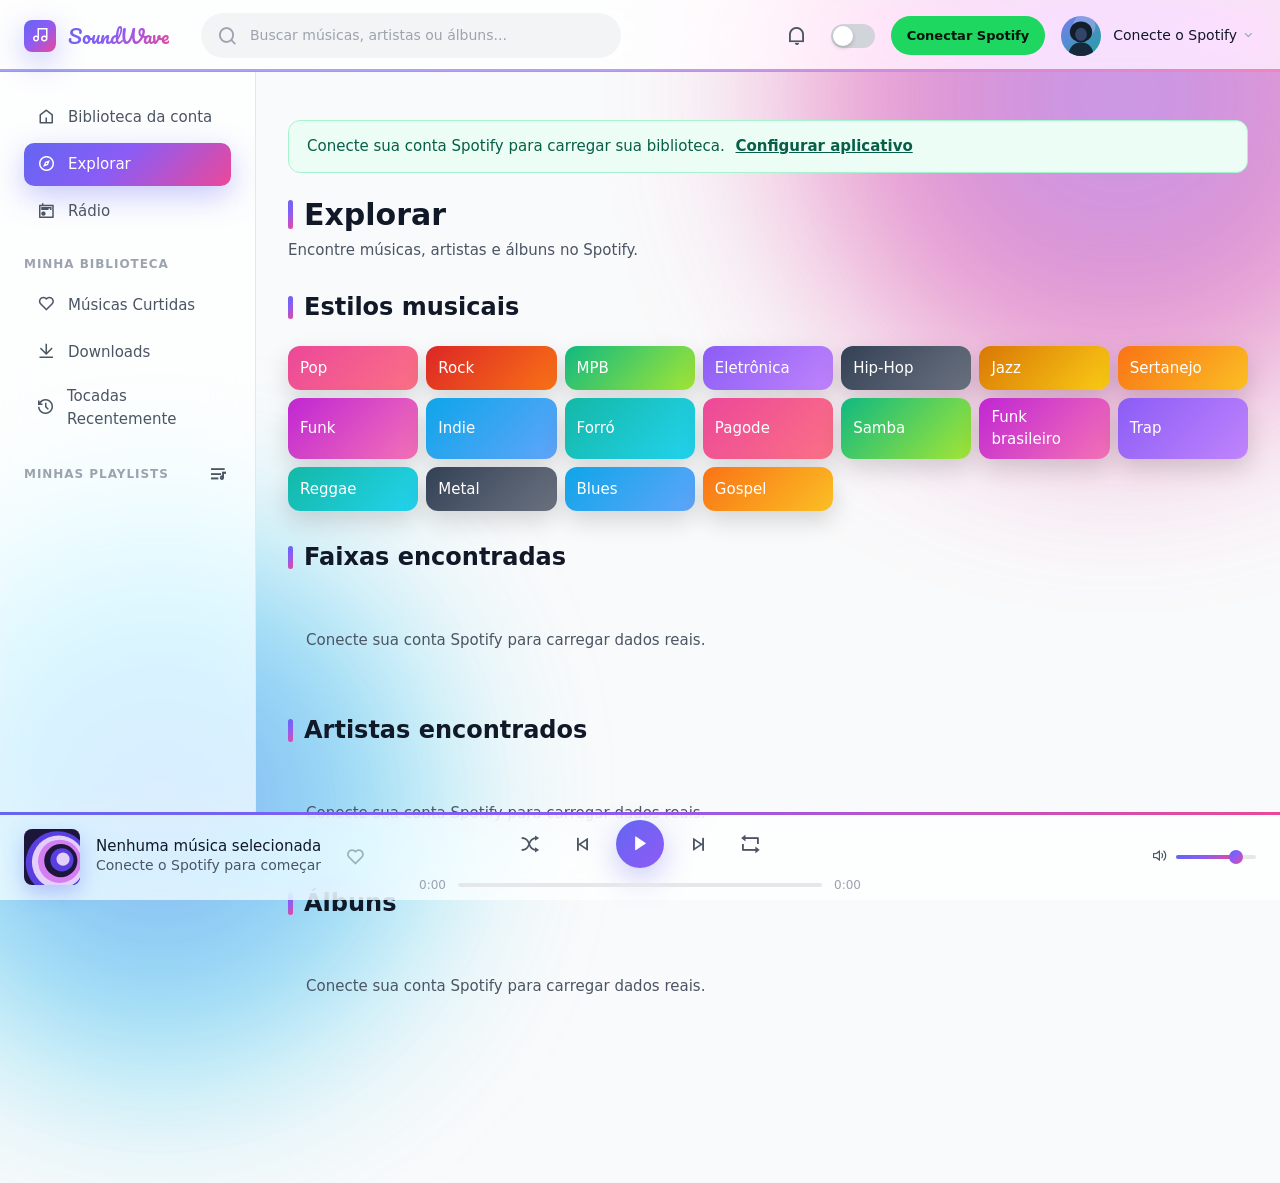
<file: SoundWave-Vercel/SoundWave-API/explorar.html>
<!DOCTYPE html>
<html lang="pt-BR">
<head>
  <meta charset="UTF-8">
  <meta name="viewport" content="width=device-width, initial-scale=1.0">
  <title>Explorar · SoundWave</title>

  <link rel="preconnect" href="https://fonts.googleapis.com">
  <link rel="preconnect" href="https://fonts.gstatic.com" crossorigin>
  <link href="https://fonts.googleapis.com/css2?family=Pacifico&display=swap" rel="stylesheet" media="print" onload="this.media='all'">

  <link rel="stylesheet" href="css/icones/icones.css">
  <link rel="stylesheet" href="css/estilo.css">
  <script defer src="js/spotify/inicio.js"></script>
  <script defer src="js/spotify/auth.js"></script>
  <script defer src="js/spotify/api.js"></script>
  <script defer src="js/spotify/library.js"></script>
  <script defer src="js/spotify/search.js"></script>
  <script defer src="js/spotify/player.js"></script>
  <script defer src="js/spotify/navigation.js"></script>
  <script defer src="js/spotify/device-music.js"></script>
  <script defer src="js/spotify/public-playlists.js"></script>
  <script defer src="js/spotify/app.js"></script>
</head>
<body>

  <input class="estado" type="checkbox" id="tema-escuro" aria-label="Tema escuro">
  <input class="estado" type="checkbox" id="menu-aberto">
  <header class="barra-superior">
    <div class="barra-esquerda">
      <label class="botao-icone botao-menu" for="menu-aberto" aria-label="Abrir menu"><i class="ri-menu-line"></i></label>
      <a class="logo" href="index.html">
        <span class="logo-icone"><i class="ri-music-2-line"></i></span>
        <span class="logo-nome">SoundWave</span>
      </a>
      <form class="busca" action="explorar.html" method="get" role="search">
        <i class="ri-search-line"></i>
        <input type="search" name="q" placeholder="Buscar músicas, artistas ou álbuns..." aria-label="Buscar">
        <button type="submit">Buscar</button>
      </form>
    </div>
    <div class="barra-direita">
      <a class="botao-icone so-celular" href="explorar.html" aria-label="Buscar"><i class="ri-search-line"></i></a>
      <a class="botao-icone notificacoes" href="recentes.html" aria-label="Notificações"><i class="ri-notification-line"></i></a>
      <label class="interruptor" for="tema-escuro" title="Alternar tema escuro"></label>
      <a class="perfil" href="curtidas.html">
        <img src="img/avatar.svg" alt="Foto de perfil">
        <span class="perfil-nome">Conecte o Spotify <i class="ri-arrow-down-s-line"></i></span>
      </a>
    </div>
  </header>

  <label class="menu-fundo" for="menu-aberto" aria-label="Fechar menu"></label>

  <nav class="menu-lateral" aria-label="Menu principal">
    <div class="menu-grupo">
      <a class="menu-item" href="index.html"><i class="ri-home-5-line"></i><span>Biblioteca da conta</span></a>
      <a class="menu-item" href="explorar.html" aria-current="page"><i class="ri-compass-3-line"></i><span>Explorar</span></a>
      <a class="menu-item" href="radio.html"><i class="ri-radio-line"></i><span>Rádio</span></a>
    </div>
    <div class="menu-grupo">
      <h3 class="menu-titulo">Minha Biblioteca</h3>
      <a class="menu-item" href="curtidas.html"><i class="ri-heart-line"></i><span>Músicas Curtidas</span></a>
      <a class="menu-item" href="downloads.html"><i class="ri-download-line"></i><span>Downloads</span></a>
      <a class="menu-item" href="recentes.html"><i class="ri-history-line"></i><span>Tocadas Recentemente</span></a>
    </div>
    <div class="menu-grupo">
      <h3 class="menu-titulo">Minhas Playlists <a class="botao-icone" href="playlist.html" aria-label="Ver playlists"><i class="ri-play-list-line"></i></a></h3>
      <div data-spotify-playlists></div>
    </div>
  </nav>

  <main class="conteudo">

      <div class="cabecalho-pagina">
        <div><h1 class="titulo-pagina">Explorar</h1><p class="subtitulo-pagina">Encontre músicas, artistas e álbuns no Spotify.</p></div>
        <form class="busca busca-mobile" action="explorar.html" method="get" role="search">
          <label><input type="search" name="q" placeholder="Buscar no Spotify" aria-label="Buscar no Spotify" required></label>
          <button type="submit">Buscar</button>
        </form>
      </div>
      <section class="secao">
        <div class="secao-cabecalho">
          <h2>Estilos musicais</h2>
          
        </div>
        <div class="grade grade-5" data-spotify-genres>
        <a class="genero gradiente-rosa" href="explorar.html?genre=pop" data-genre="pop">Pop</a>
<a class="genero gradiente-vermelho" href="explorar.html?genre=rock" data-genre="rock">Rock</a>
<a class="genero gradiente-lima" href="explorar.html?genre=mpb" data-genre="mpb">MPB</a>
<a class="genero gradiente-roxo" href="explorar.html?genre=electronic" data-genre="electronic">Eletrônica</a>
<a class="genero gradiente-cinza" href="explorar.html?genre=hip-hop" data-genre="hip-hop">Hip-Hop</a>
<a class="genero gradiente-amarelo" href="explorar.html?genre=jazz" data-genre="jazz">Jazz</a>
<a class="genero gradiente-laranja" href="explorar.html?genre=sertanejo" data-genre="sertanejo">Sertanejo</a>
<a class="genero gradiente-fucsia" href="explorar.html?genre=funk" data-genre="funk">Funk</a>
<a class="genero gradiente-azul" href="explorar.html?genre=indie" data-genre="indie">Indie</a>
<a class="genero gradiente-teal" href="explorar.html?genre=forro" data-genre="forro">Forró</a>
          <a class="genero gradiente-rosa" href="explorar.html?genre=pagode" data-genre="pagode">Pagode</a>
          <a class="genero gradiente-lima" href="explorar.html?genre=samba" data-genre="samba">Samba</a>
          <a class="genero gradiente-fucsia" href="explorar.html?genre=funk%20carioca" data-genre="funk carioca">Funk brasileiro</a>
          <a class="genero gradiente-roxo" href="explorar.html?genre=trap" data-genre="trap">Trap</a>
          <a class="genero gradiente-teal" href="explorar.html?genre=reggae" data-genre="reggae">Reggae</a>
          <a class="genero gradiente-cinza" href="explorar.html?genre=metal" data-genre="metal">Metal</a>
          <a class="genero gradiente-azul" href="explorar.html?genre=blues" data-genre="blues">Blues</a>
          <a class="genero gradiente-laranja" href="explorar.html?genre=gospel" data-genre="gospel">Gospel</a>
        </div>
      </section>
      <section class="secao">
        <div class="secao-cabecalho">
          <h2>Faixas encontradas</h2>
          
        </div>
        <div class="grade catalogo-compacto" data-spotify-search-tracks></div>
        <button type="button" class="spotify-load-more" data-spotify-search-more hidden>Carregar mais resultados</button>
      </section>
      <section class="secao">
        <div class="secao-cabecalho">
          <h2>Artistas encontrados</h2>
          
        </div>
        <div class="grade grade-6 grade-artistas" data-spotify-search-artists></div>
      </section>

      <section class="secao">
        <div class="secao-cabecalho"><h2>Álbuns</h2></div>
        <div class="grade catalogo-compacto" data-spotify-search-albums></div>
      </section>  </main>

  <footer class="player">
    <div class="player-musica">
      <img src="img/tocando-agora.svg" alt="Capa da música atual">
      <div>
        <h4>Nenhuma música selecionada</h4>
        <p>Conecte o Spotify para começar</p>
      </div>
      <button type="button" class="curtir botao-icone" data-current-favorite aria-label="Salvar música atual" disabled><i class="ri-heart-line"></i><i class="ri-heart-fill"></i></button>
    </div>
    <div class="player-centro">
      <div class="player-botoes">
        <label class="botao-icone" title="Aleatório"><input class="estado" type="checkbox"><i class="ri-shuffle-line"></i></label>
        <a class="botao-icone" href="#" aria-label="Anterior"><i class="ri-skip-back-line"></i></a>
        <button type="button" class="botao-tocar" aria-label="Tocar ou pausar"><i class="ri-pause-line"></i><i class="ri-play-fill"></i></button>
        <a class="botao-icone" href="#" aria-label="Próxima"><i class="ri-skip-forward-line"></i></a>
        <label class="botao-icone" title="Repetir"><input class="estado" type="checkbox"><i class="ri-repeat-line"></i></label>
      </div>
      <div class="player-progresso">
        <span>0:00</span>
        <div class="barra-progresso"><span></span></div>
        <span>0:00</span>
      </div>
    </div>
    <div class="player-direita">
      <a class="botao-icone extra" href="playlist.html" aria-label="Playlists"><i class="ri-play-list-line"></i></a>
      <button type="button" class="botao-icone extra" data-fullscreen aria-label="Tela cheia"><i class="ri-fullscreen-line"></i></button>
      <div class="volume" title="Volume: 75%"><i class="ri-volume-up-line"></i><div class="volume-barra"><span></span></div></div>
    </div>
  </footer>

</body>
</html>
</file>
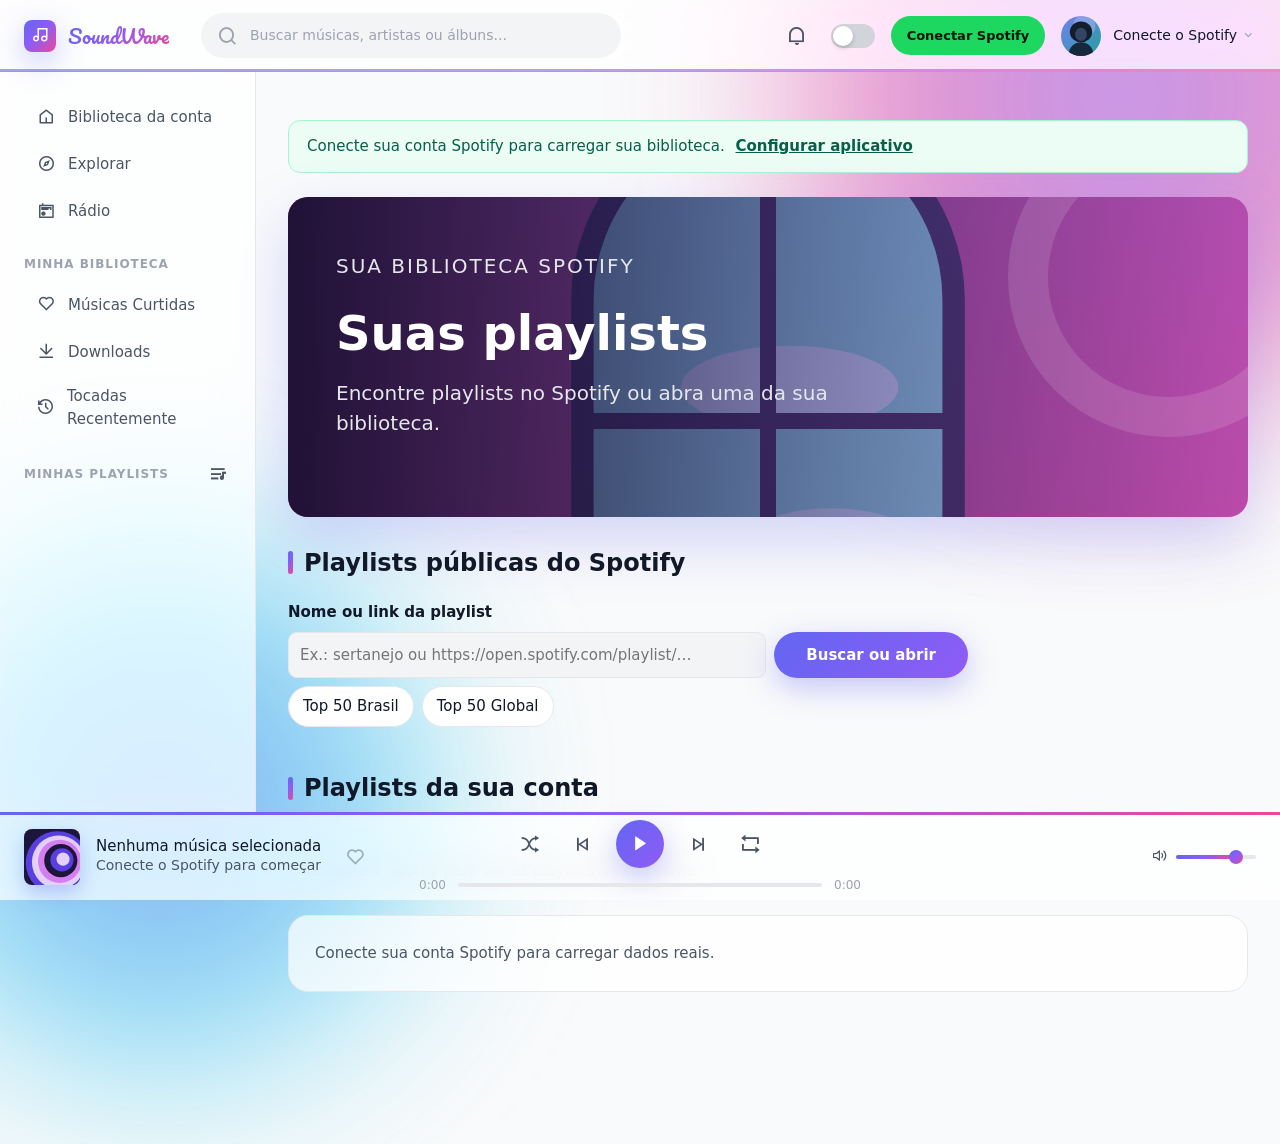
<file: SoundWave-Vercel/SoundWave-API/playlist.html>
<!DOCTYPE html>
<html lang="pt-BR">
<head>
  <meta charset="UTF-8">
  <meta name="viewport" content="width=device-width, initial-scale=1.0">
  <title>Playlists · SoundWave</title>

  <link rel="preconnect" href="https://fonts.googleapis.com">
  <link rel="preconnect" href="https://fonts.gstatic.com" crossorigin>
  <link href="https://fonts.googleapis.com/css2?family=Pacifico&display=swap" rel="stylesheet" media="print" onload="this.media='all'">

  <link rel="stylesheet" href="css/icones/icones.css">
  <link rel="stylesheet" href="css/estilo.css">
  <script defer src="js/spotify/inicio.js"></script>
  <script defer src="js/spotify/auth.js"></script>
  <script defer src="js/spotify/api.js"></script>
  <script defer src="js/spotify/library.js"></script>
  <script defer src="js/spotify/search.js"></script>
  <script defer src="js/spotify/player.js"></script>
  <script defer src="js/spotify/navigation.js"></script>
  <script defer src="js/spotify/device-music.js"></script>
  <script defer src="js/spotify/public-playlists.js"></script>
  <script defer src="js/spotify/app.js"></script>
</head>
<body>

  <input class="estado" type="checkbox" id="tema-escuro" aria-label="Tema escuro">
  <input class="estado" type="checkbox" id="menu-aberto">
  <header class="barra-superior">
    <div class="barra-esquerda">
      <label class="botao-icone botao-menu" for="menu-aberto" aria-label="Abrir menu"><i class="ri-menu-line"></i></label>
      <a class="logo" href="index.html">
        <span class="logo-icone"><i class="ri-music-2-line"></i></span>
        <span class="logo-nome">SoundWave</span>
      </a>
      <form class="busca" action="explorar.html" method="get" role="search">
        <i class="ri-search-line"></i>
        <input type="search" name="q" placeholder="Buscar músicas, artistas ou álbuns..." aria-label="Buscar">
        <button type="submit">Buscar</button>
      </form>
    </div>
    <div class="barra-direita">
      <a class="botao-icone so-celular" href="explorar.html" aria-label="Buscar"><i class="ri-search-line"></i></a>
      <a class="botao-icone notificacoes" href="recentes.html" aria-label="Notificações"><i class="ri-notification-line"></i></a>
      <label class="interruptor" for="tema-escuro" title="Alternar tema escuro"></label>
      <a class="perfil" href="curtidas.html">
        <img src="img/avatar.svg" alt="Foto de perfil">
        <span class="perfil-nome">Conecte o Spotify <i class="ri-arrow-down-s-line"></i></span>
      </a>
    </div>
  </header>

  <label class="menu-fundo" for="menu-aberto" aria-label="Fechar menu"></label>

  <nav class="menu-lateral" aria-label="Menu principal">
    <div class="menu-grupo">
      <a class="menu-item" href="index.html"><i class="ri-home-5-line"></i><span>Biblioteca da conta</span></a>
      <a class="menu-item" href="explorar.html"><i class="ri-compass-3-line"></i><span>Explorar</span></a>
      <a class="menu-item" href="radio.html"><i class="ri-radio-line"></i><span>Rádio</span></a>
    </div>
    <div class="menu-grupo">
      <h3 class="menu-titulo">Minha Biblioteca</h3>
      <a class="menu-item" href="curtidas.html"><i class="ri-heart-line"></i><span>Músicas Curtidas</span></a>
      <a class="menu-item" href="downloads.html"><i class="ri-download-line"></i><span>Downloads</span></a>
      <a class="menu-item" href="recentes.html"><i class="ri-history-line"></i><span>Tocadas Recentemente</span></a>
    </div>
    <div class="menu-grupo">
      <h3 class="menu-titulo">Minhas Playlists <a class="botao-icone" href="playlist.html" aria-label="Ver playlists"><i class="ri-play-list-line"></i></a></h3>
      <div data-spotify-playlists></div>
    </div>
  </nav>

  <main class="conteudo">

      <section class="destaque" style="background-image: url('img/minhas-favoritas.svg');">
        <div class="destaque-texto">
          <p class="destaque-tipo">Playlist</p>
          <h1>Suas playlists</h1>
          <p>Encontre playlists no Spotify ou abra uma da sua biblioteca.</p>
          <a class="botao-principal" href="#" hidden>Tocar</a>
        </div>
      </section>
      <section class="secao" data-public-discovery>
        <div class="secao-cabecalho"><h2>Playlists públicas do Spotify</h2></div>
        <form class="busca-playlist-publica">
          <label for="nome-playlist">Nome ou link da playlist</label>
          <div><input id="nome-playlist" name="playlist" type="text" placeholder="Ex.: sertanejo ou https://open.spotify.com/playlist/…" required>
          <button type="submit" class="botao-principal">Buscar ou abrir</button></div>
        </form>
        <div class="atalhos-playlists">
          <a href="playlist.html?publica=37i9dQZEVXbMXbN3EUUhlg">Top 50 Brasil</a>
          <a href="playlist.html?publica=37i9dQZEVXbMDoHDwVN2tF">Top 50 Global</a>
        </div>
        <p role="status"></p>
        <div data-preview></div>
        <div class="grade catalogo-compacto" data-results></div>
        <button class="spotify-load-more" type="button" data-more hidden>Carregar mais playlists</button>
      </section>
      <section class="secao" data-playlist-embed hidden></section>
      <section class="secao"><div class="secao-cabecalho" data-account-playlists-heading hidden><h2>Playlists da sua conta</h2></div>
      <div class="grade grade-5" data-spotify-playlists-page></div>
      <ol class="lista-musicas" data-spotify-playlist-items></ol></section>

  </main>

  <footer class="player">
    <div class="player-musica">
      <img src="img/tocando-agora.svg" alt="Capa da música atual">
      <div>
        <h4>Nenhuma música selecionada</h4>
        <p>Conecte o Spotify para começar</p>
      </div>
      <button type="button" class="curtir botao-icone" data-current-favorite aria-label="Salvar música atual" disabled><i class="ri-heart-line"></i><i class="ri-heart-fill"></i></button>
    </div>
    <div class="player-centro">
      <div class="player-botoes">
        <label class="botao-icone" title="Aleatório"><input class="estado" type="checkbox"><i class="ri-shuffle-line"></i></label>
        <a class="botao-icone" href="#" aria-label="Anterior"><i class="ri-skip-back-line"></i></a>
        <button type="button" class="botao-tocar" aria-label="Tocar ou pausar"><i class="ri-pause-line"></i><i class="ri-play-fill"></i></button>
        <a class="botao-icone" href="#" aria-label="Próxima"><i class="ri-skip-forward-line"></i></a>
        <label class="botao-icone" title="Repetir"><input class="estado" type="checkbox"><i class="ri-repeat-line"></i></label>
      </div>
      <div class="player-progresso">
        <span>0:00</span>
        <div class="barra-progresso"><span></span></div>
        <span>0:00</span>
      </div>
    </div>
    <div class="player-direita">
      <a class="botao-icone extra" href="playlist.html" aria-label="Playlists"><i class="ri-play-list-line"></i></a>
      <button type="button" class="botao-icone extra" data-fullscreen aria-label="Tela cheia"><i class="ri-fullscreen-line"></i></button>
      <div class="volume" title="Volume: 75%"><i class="ri-volume-up-line"></i><div class="volume-barra"><span></span></div></div>
    </div>
  </footer>

</body>
</html>
</file>
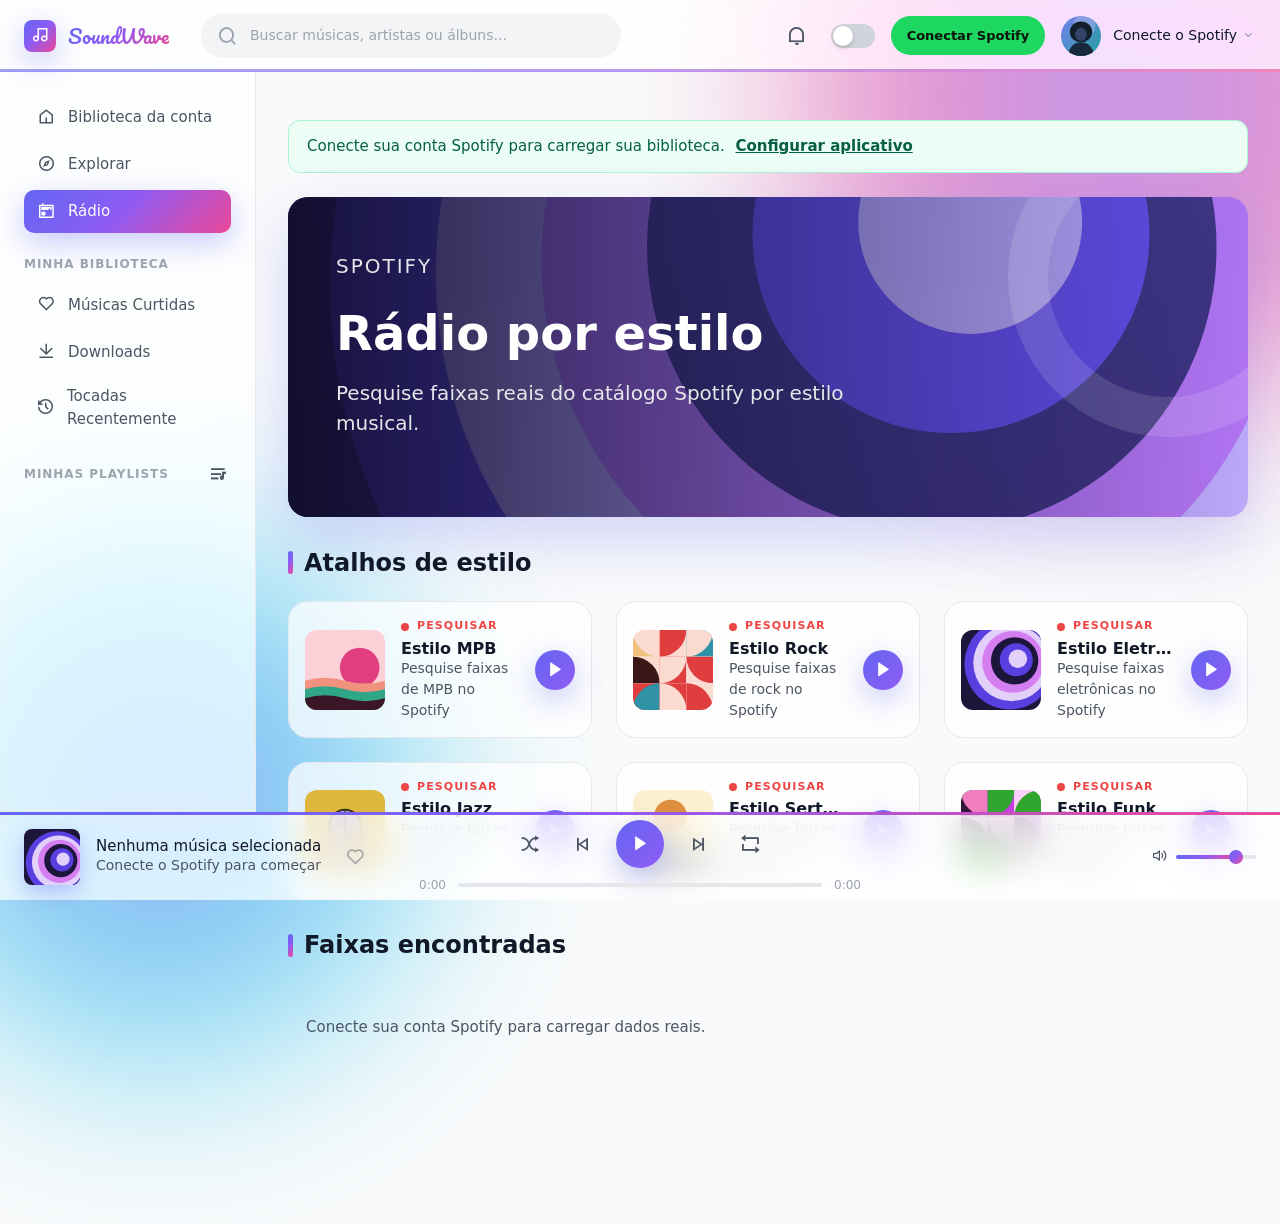
<file: SoundWave-Vercel/SoundWave-API/radio.html>
<!DOCTYPE html>
<html lang="pt-BR">
<head>
  <meta charset="UTF-8">
  <meta name="viewport" content="width=device-width, initial-scale=1.0">
  <title>Rádio · SoundWave</title>

  <link rel="preconnect" href="https://fonts.googleapis.com">
  <link rel="preconnect" href="https://fonts.gstatic.com" crossorigin>
  <link href="https://fonts.googleapis.com/css2?family=Pacifico&display=swap" rel="stylesheet" media="print" onload="this.media='all'">

  <link rel="stylesheet" href="css/icones/icones.css">
  <link rel="stylesheet" href="css/estilo.css">
  <script defer src="js/spotify/inicio.js"></script>
  <script defer src="js/spotify/auth.js"></script>
  <script defer src="js/spotify/api.js"></script>
  <script defer src="js/spotify/library.js"></script>
  <script defer src="js/spotify/search.js"></script>
  <script defer src="js/spotify/player.js"></script>
  <script defer src="js/spotify/navigation.js"></script>
  <script defer src="js/spotify/device-music.js"></script>
  <script defer src="js/spotify/public-playlists.js"></script>
  <script defer src="js/spotify/app.js"></script>
</head>
<body>

  <input class="estado" type="checkbox" id="tema-escuro" aria-label="Tema escuro">
  <input class="estado" type="checkbox" id="menu-aberto">
  <header class="barra-superior">
    <div class="barra-esquerda">
      <label class="botao-icone botao-menu" for="menu-aberto" aria-label="Abrir menu"><i class="ri-menu-line"></i></label>
      <a class="logo" href="index.html">
        <span class="logo-icone"><i class="ri-music-2-line"></i></span>
        <span class="logo-nome">SoundWave</span>
      </a>
      <form class="busca" action="explorar.html" method="get" role="search">
        <i class="ri-search-line"></i>
        <input type="search" name="q" placeholder="Buscar músicas, artistas ou álbuns..." aria-label="Buscar">
        <button type="submit">Buscar</button>
      </form>
    </div>
    <div class="barra-direita">
      <a class="botao-icone so-celular" href="explorar.html" aria-label="Buscar"><i class="ri-search-line"></i></a>
      <a class="botao-icone notificacoes" href="recentes.html" aria-label="Notificações"><i class="ri-notification-line"></i></a>
      <label class="interruptor" for="tema-escuro" title="Alternar tema escuro"></label>
      <a class="perfil" href="curtidas.html">
        <img src="img/avatar.svg" alt="Foto de perfil">
        <span class="perfil-nome">Conecte o Spotify <i class="ri-arrow-down-s-line"></i></span>
      </a>
    </div>
  </header>

  <label class="menu-fundo" for="menu-aberto" aria-label="Fechar menu"></label>

  <nav class="menu-lateral" aria-label="Menu principal">
    <div class="menu-grupo">
      <a class="menu-item" href="index.html"><i class="ri-home-5-line"></i><span>Biblioteca da conta</span></a>
      <a class="menu-item" href="explorar.html"><i class="ri-compass-3-line"></i><span>Explorar</span></a>
      <a class="menu-item" href="radio.html" aria-current="page"><i class="ri-radio-line"></i><span>Rádio</span></a>
    </div>
    <div class="menu-grupo">
      <h3 class="menu-titulo">Minha Biblioteca</h3>
      <a class="menu-item" href="curtidas.html"><i class="ri-heart-line"></i><span>Músicas Curtidas</span></a>
      <a class="menu-item" href="downloads.html"><i class="ri-download-line"></i><span>Downloads</span></a>
      <a class="menu-item" href="recentes.html"><i class="ri-history-line"></i><span>Tocadas Recentemente</span></a>
    </div>
    <div class="menu-grupo">
      <h3 class="menu-titulo">Minhas Playlists <a class="botao-icone" href="playlist.html" aria-label="Ver playlists"><i class="ri-play-list-line"></i></a></h3>
      <div data-spotify-playlists></div>
    </div>
  </nav>

  <main class="conteudo">

      <section class="destaque" style="background-image: url('img/radio-eletronica.svg');">
        <div class="destaque-texto">
          <p class="destaque-tipo">Spotify</p>
          <h1>Rádio por estilo</h1>
          <p>Pesquise faixas reais do catálogo Spotify por estilo musical.</p>
          
        </div>
      </section>
      <section class="secao">
        <div class="secao-cabecalho">
          <h2>Atalhos de estilo</h2>
          
        </div>
        <div class="grade grade-3" data-spotify-radio>
        <a class="estacao" href="explorar.html?genre=mpb" data-genre="mpb">
          <img src="img/radio-mpb.svg" alt="">
          <span class="estacao-texto"><span class="ao-vivo">Pesquisar</span><h3>Estilo MPB</h3><p>Pesquise faixas de MPB no Spotify</p></span>
          <span class="estacao-play"><i class="ri-play-fill"></i></span>
        </a>
<a class="estacao" href="explorar.html?genre=rock" data-genre="rock">
          <img src="img/radio-rock.svg" alt="">
          <span class="estacao-texto"><span class="ao-vivo">Pesquisar</span><h3>Estilo Rock</h3><p>Pesquise faixas de rock no Spotify</p></span>
          <span class="estacao-play"><i class="ri-play-fill"></i></span>
        </a>
<a class="estacao" href="explorar.html?genre=electronic" data-genre="electronic">
          <img src="img/radio-eletronica.svg" alt="">
          <span class="estacao-texto"><span class="ao-vivo">Pesquisar</span><h3>Estilo Eletrônica</h3><p>Pesquise faixas eletrônicas no Spotify</p></span>
          <span class="estacao-play"><i class="ri-play-fill"></i></span>
        </a>
<a class="estacao" href="explorar.html?genre=jazz" data-genre="jazz">
          <img src="img/radio-jazz.svg" alt="">
          <span class="estacao-texto"><span class="ao-vivo">Pesquisar</span><h3>Estilo Jazz</h3><p>Pesquise faixas de jazz no Spotify</p></span>
          <span class="estacao-play"><i class="ri-play-fill"></i></span>
        </a>
<a class="estacao" href="explorar.html?genre=sertanejo" data-genre="sertanejo">
          <img src="img/radio-sertanejo.svg" alt="">
          <span class="estacao-texto"><span class="ao-vivo">Pesquisar</span><h3>Estilo Sertanejo</h3><p>Pesquise faixas sertanejas no Spotify</p></span>
          <span class="estacao-play"><i class="ri-play-fill"></i></span>
        </a>
<a class="estacao" href="explorar.html?genre=funk" data-genre="funk">
          <img src="img/radio-funk.svg" alt="">
          <span class="estacao-texto"><span class="ao-vivo">Pesquisar</span><h3>Estilo Funk</h3><p>Pesquise faixas de funk no Spotify</p></span>
          <span class="estacao-play"><i class="ri-play-fill"></i></span>
        </a>
        </div>
      </section>

      <section class="secao">
        <div class="secao-cabecalho"><h2>Faixas encontradas</h2></div>
        <div class="grade grade-5" data-spotify-radio-results></div>
      </section>  </main>

  <footer class="player">
    <div class="player-musica">
      <img src="img/tocando-agora.svg" alt="Capa da música atual">
      <div>
        <h4>Nenhuma música selecionada</h4>
        <p>Conecte o Spotify para começar</p>
      </div>
      <button type="button" class="curtir botao-icone" data-current-favorite aria-label="Salvar música atual" disabled><i class="ri-heart-line"></i><i class="ri-heart-fill"></i></button>
    </div>
    <div class="player-centro">
      <div class="player-botoes">
        <label class="botao-icone" title="Aleatório"><input class="estado" type="checkbox"><i class="ri-shuffle-line"></i></label>
        <a class="botao-icone" href="#" aria-label="Anterior"><i class="ri-skip-back-line"></i></a>
        <button type="button" class="botao-tocar" aria-label="Tocar ou pausar"><i class="ri-pause-line"></i><i class="ri-play-fill"></i></button>
        <a class="botao-icone" href="#" aria-label="Próxima"><i class="ri-skip-forward-line"></i></a>
        <label class="botao-icone" title="Repetir"><input class="estado" type="checkbox"><i class="ri-repeat-line"></i></label>
      </div>
      <div class="player-progresso">
        <span>0:00</span>
        <div class="barra-progresso"><span></span></div>
        <span>0:00</span>
      </div>
    </div>
    <div class="player-direita">
      <a class="botao-icone extra" href="playlist.html" aria-label="Playlists"><i class="ri-play-list-line"></i></a>
      <button type="button" class="botao-icone extra" data-fullscreen aria-label="Tela cheia"><i class="ri-fullscreen-line"></i></button>
      <div class="volume" title="Volume: 75%"><i class="ri-volume-up-line"></i><div class="volume-barra"><span></span></div></div>
    </div>
  </footer>

</body>
</html>
</file>
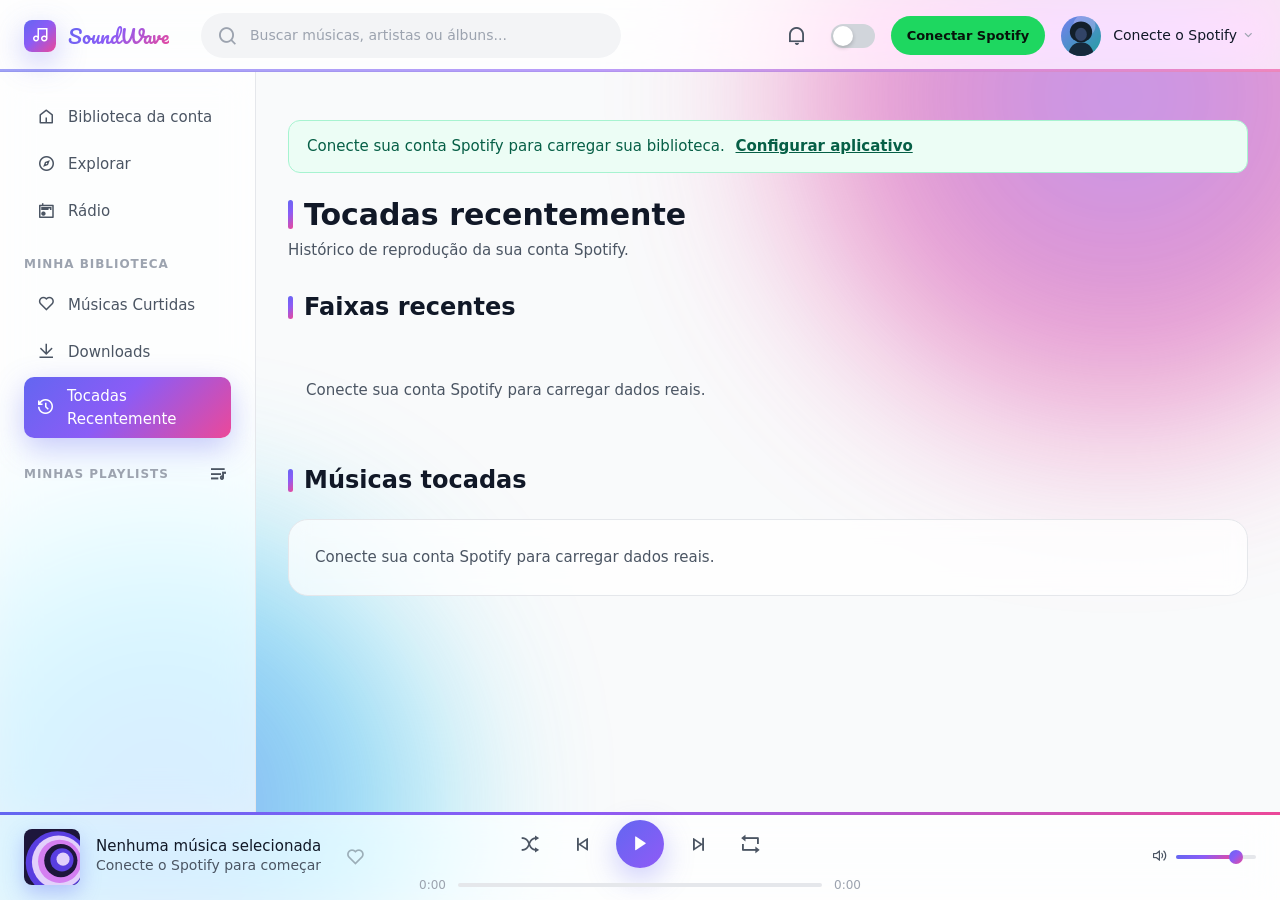
<file: SoundWave-Vercel/SoundWave-API/recentes.html>
<!DOCTYPE html>
<html lang="pt-BR">
<head>
  <meta charset="UTF-8">
  <meta name="viewport" content="width=device-width, initial-scale=1.0">
  <title>Tocadas Recentemente · SoundWave</title>

  <link rel="preconnect" href="https://fonts.googleapis.com">
  <link rel="preconnect" href="https://fonts.gstatic.com" crossorigin>
  <link href="https://fonts.googleapis.com/css2?family=Pacifico&display=swap" rel="stylesheet" media="print" onload="this.media='all'">

  <link rel="stylesheet" href="css/icones/icones.css">
  <link rel="stylesheet" href="css/estilo.css">
  <script defer src="js/spotify/inicio.js"></script>
  <script defer src="js/spotify/auth.js"></script>
  <script defer src="js/spotify/api.js"></script>
  <script defer src="js/spotify/library.js"></script>
  <script defer src="js/spotify/search.js"></script>
  <script defer src="js/spotify/player.js"></script>
  <script defer src="js/spotify/navigation.js"></script>
  <script defer src="js/spotify/device-music.js"></script>
  <script defer src="js/spotify/public-playlists.js"></script>
  <script defer src="js/spotify/app.js"></script>
</head>
<body>

  <input class="estado" type="checkbox" id="tema-escuro" aria-label="Tema escuro">
  <input class="estado" type="checkbox" id="menu-aberto">
  <header class="barra-superior">
    <div class="barra-esquerda">
      <label class="botao-icone botao-menu" for="menu-aberto" aria-label="Abrir menu"><i class="ri-menu-line"></i></label>
      <a class="logo" href="index.html">
        <span class="logo-icone"><i class="ri-music-2-line"></i></span>
        <span class="logo-nome">SoundWave</span>
      </a>
      <form class="busca" action="explorar.html" method="get" role="search">
        <i class="ri-search-line"></i>
        <input type="search" name="q" placeholder="Buscar músicas, artistas ou álbuns..." aria-label="Buscar">
        <button type="submit">Buscar</button>
      </form>
    </div>
    <div class="barra-direita">
      <a class="botao-icone so-celular" href="explorar.html" aria-label="Buscar"><i class="ri-search-line"></i></a>
      <a class="botao-icone notificacoes" href="recentes.html" aria-label="Notificações"><i class="ri-notification-line"></i></a>
      <label class="interruptor" for="tema-escuro" title="Alternar tema escuro"></label>
      <a class="perfil" href="curtidas.html">
        <img src="img/avatar.svg" alt="Foto de perfil">
        <span class="perfil-nome">Conecte o Spotify <i class="ri-arrow-down-s-line"></i></span>
      </a>
    </div>
  </header>

  <label class="menu-fundo" for="menu-aberto" aria-label="Fechar menu"></label>

  <nav class="menu-lateral" aria-label="Menu principal">
    <div class="menu-grupo">
      <a class="menu-item" href="index.html"><i class="ri-home-5-line"></i><span>Biblioteca da conta</span></a>
      <a class="menu-item" href="explorar.html"><i class="ri-compass-3-line"></i><span>Explorar</span></a>
      <a class="menu-item" href="radio.html"><i class="ri-radio-line"></i><span>Rádio</span></a>
    </div>
    <div class="menu-grupo">
      <h3 class="menu-titulo">Minha Biblioteca</h3>
      <a class="menu-item" href="curtidas.html"><i class="ri-heart-line"></i><span>Músicas Curtidas</span></a>
      <a class="menu-item" href="downloads.html"><i class="ri-download-line"></i><span>Downloads</span></a>
      <a class="menu-item" href="recentes.html" aria-current="page"><i class="ri-history-line"></i><span>Tocadas Recentemente</span></a>
    </div>
    <div class="menu-grupo">
      <h3 class="menu-titulo">Minhas Playlists <a class="botao-icone" href="playlist.html" aria-label="Ver playlists"><i class="ri-play-list-line"></i></a></h3>
      <div data-spotify-playlists></div>
    </div>
  </nav>

  <main class="conteudo">

      <div class="cabecalho-pagina">
        <div><h1 class="titulo-pagina">Tocadas recentemente</h1><p class="subtitulo-pagina">Histórico de reprodução da sua conta Spotify.</p></div>
      </div>
      <section class="secao">
        <div class="secao-cabecalho">
          <h2>Faixas recentes</h2>
          
        </div>
        <div class="grade grade-4" data-spotify-recent></div>
      </section>
      <section class="secao"><div class="secao-cabecalho"><h2>Músicas tocadas</h2></div><ol class="lista-musicas" data-spotify-recent-tracks></ol></section>

  </main>

  <footer class="player">
    <div class="player-musica">
      <img src="img/tocando-agora.svg" alt="Capa da música atual">
      <div>
        <h4>Nenhuma música selecionada</h4>
        <p>Conecte o Spotify para começar</p>
      </div>
      <button type="button" class="curtir botao-icone" data-current-favorite aria-label="Salvar música atual" disabled><i class="ri-heart-line"></i><i class="ri-heart-fill"></i></button>
    </div>
    <div class="player-centro">
      <div class="player-botoes">
        <label class="botao-icone" title="Aleatório"><input class="estado" type="checkbox"><i class="ri-shuffle-line"></i></label>
        <a class="botao-icone" href="#" aria-label="Anterior"><i class="ri-skip-back-line"></i></a>
        <button type="button" class="botao-tocar" aria-label="Tocar ou pausar"><i class="ri-pause-line"></i><i class="ri-play-fill"></i></button>
        <a class="botao-icone" href="#" aria-label="Próxima"><i class="ri-skip-forward-line"></i></a>
        <label class="botao-icone" title="Repetir"><input class="estado" type="checkbox"><i class="ri-repeat-line"></i></label>
      </div>
      <div class="player-progresso">
        <span>0:00</span>
        <div class="barra-progresso"><span></span></div>
        <span>0:00</span>
      </div>
    </div>
    <div class="player-direita">
      <a class="botao-icone extra" href="playlist.html" aria-label="Playlists"><i class="ri-play-list-line"></i></a>
      <button type="button" class="botao-icone extra" data-fullscreen aria-label="Tela cheia"><i class="ri-fullscreen-line"></i></button>
      <div class="volume" title="Volume: 75%"><i class="ri-volume-up-line"></i><div class="volume-barra"><span></span></div></div>
    </div>
  </footer>

</body>
</html>
</file>
<file: SoundWave-Vercel/SoundWave-API/css/icones/icones.css>
/* Ícones usados no site (Remix Icon, versão reduzida).
   O arquivo original tem ~3.000 ícones; aqui ficam só os 27 que o SoundWave usa.
   Para usar um ícone novo, copie a regra dele do arquivo original (remixicon.css,
   em https://remixicon.com) para cá. */

/*
* Remix Icon v4.6.0
* https://remixicon.com
* https://github.com/Remix-Design/RemixIcon
*
* Copyright RemixIcon.com
* Released under the Apache License Version 2.0
*
* Date: 2024-12-17
*/
@font-face {
  font-family: "remixicon";
  src: url("[data-uri]") format("woff2"),
       url("remixicon.woff") format("woff");
  font-display: swap;
}

[class^="ri-"], [class*=" ri-"] {
  font-family: 'remixicon' !important;
  font-style: normal;
  -webkit-font-smoothing: antialiased;
  -moz-osx-font-smoothing: grayscale;
}

.ri-add-line:before { content: "\ea13"; }
.ri-arrow-down-s-line:before { content: "\ea4e"; }
.ri-checkbox-circle-fill:before { content: "\eb80"; }
.ri-compass-3-line:before { content: "\ebbe"; }
.ri-computer-line:before { content: "\ebca"; }
.ri-download-2-line:before { content: "\ec54"; }
.ri-download-line:before { content: "\ec5a"; }
.ri-fullscreen-line:before { content: "\ed9c"; }
.ri-heart-fill:before { content: "\ee0e"; }
.ri-heart-line:before { content: "\ee0f"; }
.ri-history-line:before { content: "\ee17"; }
.ri-home-5-line:before { content: "\ee1f"; }
.ri-menu-line:before { content: "\ef3e"; }
.ri-mic-line:before { content: "\ef50"; }
.ri-music-2-line:before { content: "\ef83"; }
.ri-notification-line:before { content: "\ef9a"; }
.ri-pause-line:before { content: "\efd8"; }
.ri-play-circle-line:before { content: "\f009"; }
.ri-play-fill:before { content: "\f00a"; }
.ri-play-list-line:before { content: "\f011"; }
.ri-radio-line:before { content: "\f052"; }
.ri-repeat-line:before { content: "\f074"; }
.ri-search-line:before { content: "\f0d1"; }
.ri-shuffle-line:before { content: "\f124"; }
.ri-skip-back-line:before { content: "\f140"; }
.ri-skip-forward-line:before { content: "\f144"; }
.ri-volume-up-line:before { content: "\f2a2"; }
</file>
<file: SoundWave-Vercel/SoundWave-API/css/estilo.css>
@import url("variaveis.css");
@import url("base.css");
@import url("barra-superior.css");
@import url("menu-lateral.css");
@import url("conteudo.css");
@import url("lista-musicas.css");
@import url("player.css");
@import url("decoracao.css");
@import url("animacoes.css");
@import url("responsivo.css");
@import url("tema-escuro.css");
@import url("spotify.css");
</file>
